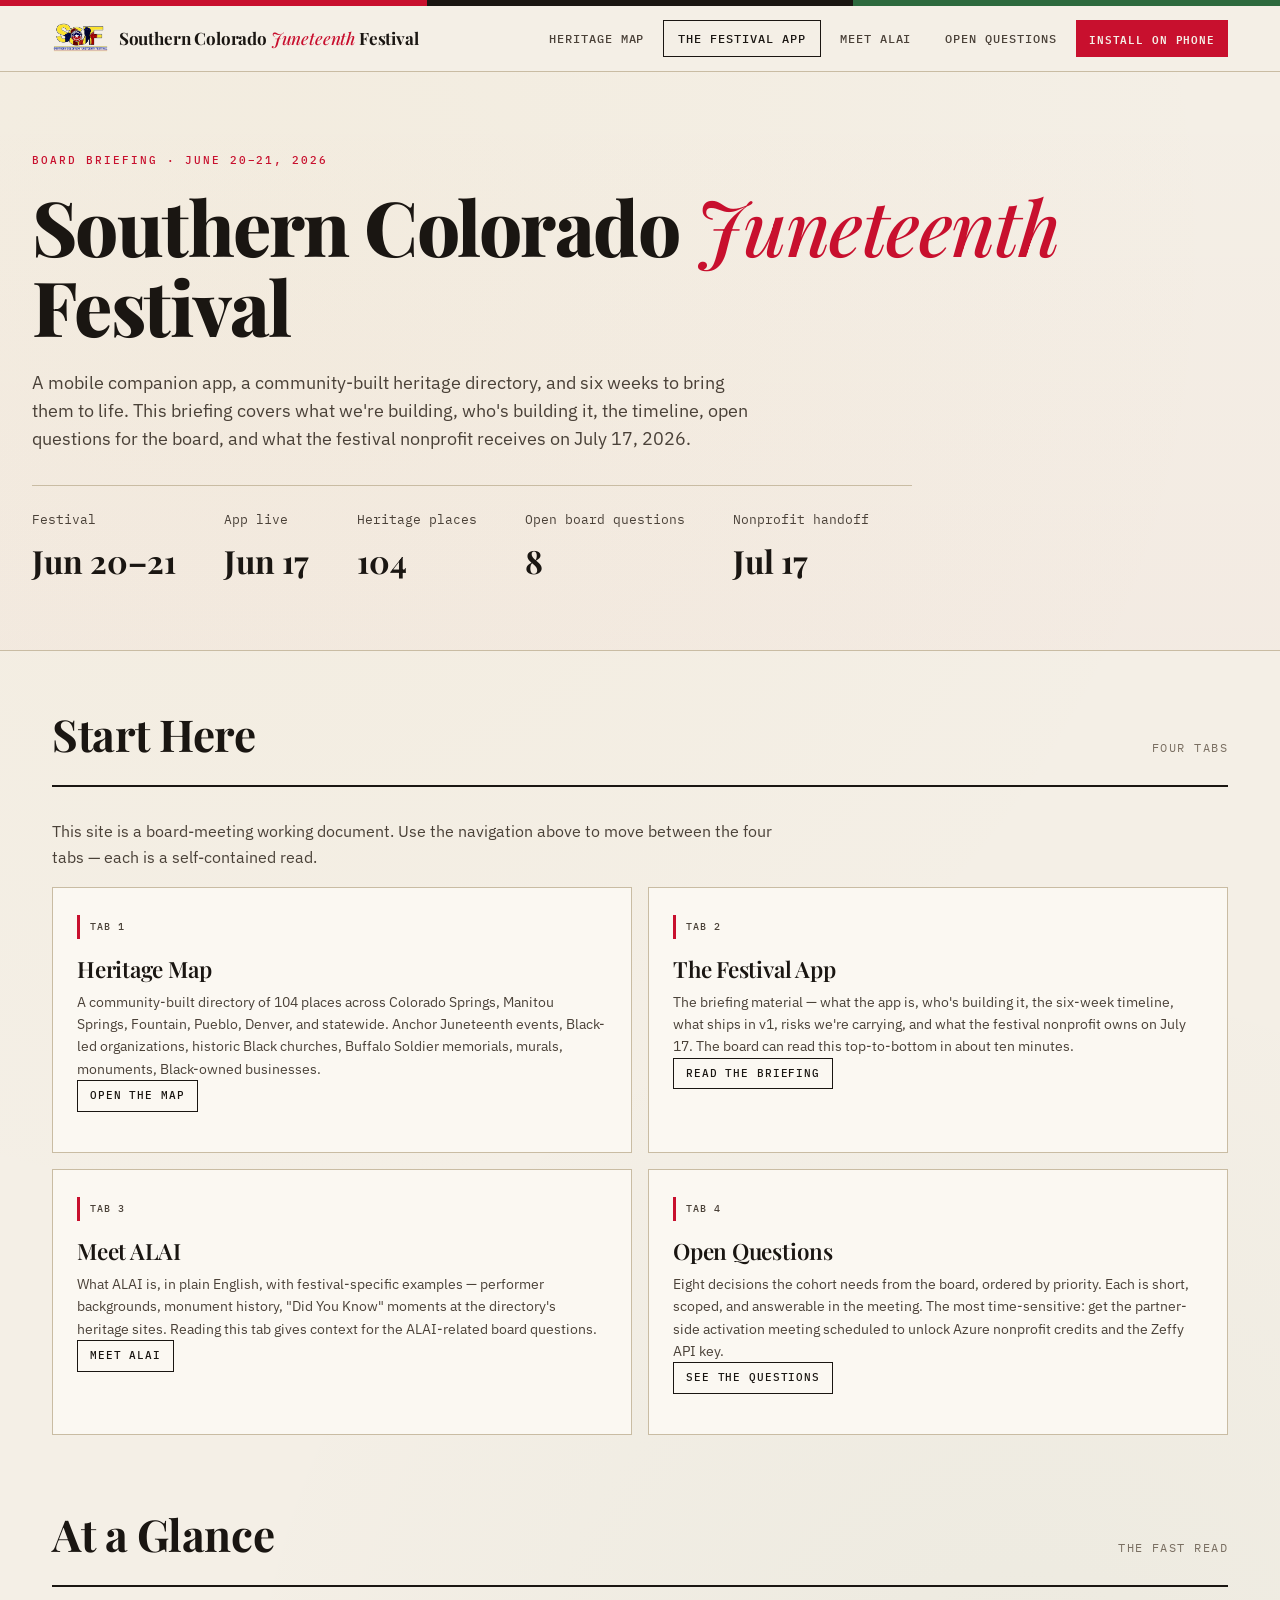
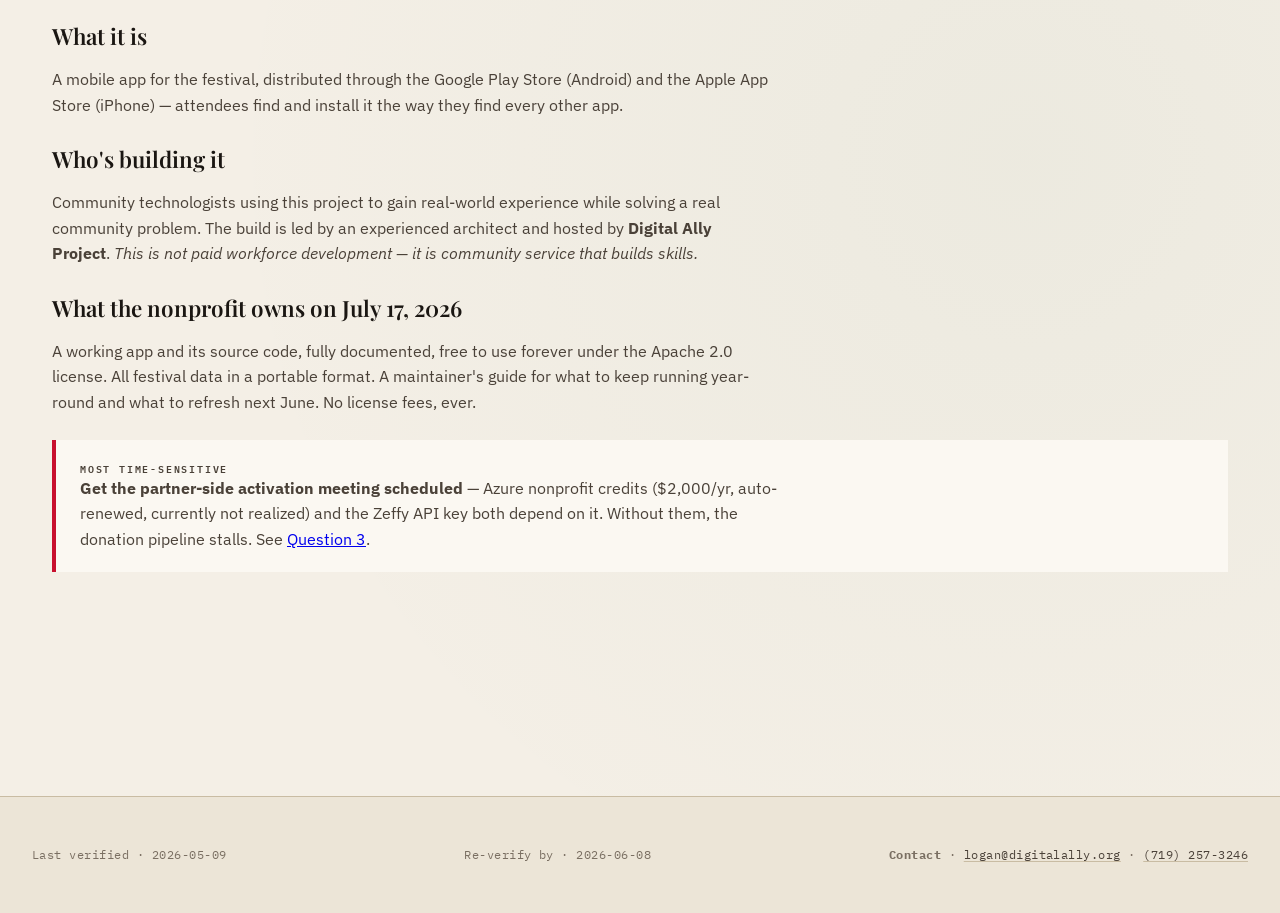
<file: index.html>
<!DOCTYPE html>
<html lang="en">
<head>
<meta charset="UTF-8" />
<meta name="viewport" content="width=device-width, initial-scale=1.0" />
<meta name="description" content="Board briefing for the Southern Colorado Juneteenth Festival mobile companion app — what it is, who's building it, timeline, the 104-place heritage directory, and what the festival nonprofit receives on July 17, 2026." />
<meta name="theme-color" content="#C8102E" />
<title>Southern Colorado Juneteenth Festival — Briefing</title>
<link rel="manifest" href="manifest.webmanifest" />
<link rel="icon" href="icons/icon-192.png" />
<link rel="apple-touch-icon" href="icons/icon-192.png" />
<link rel="preconnect" href="https://fonts.googleapis.com">
<link rel="preconnect" href="https://fonts.gstatic.com" crossorigin>
<link href="https://fonts.googleapis.com/css2?family=Playfair+Display:ital,wght@0,400;0,500;0,700;0,800;1,400&family=IBM+Plex+Sans:wght@300;400;500;600&family=IBM+Plex+Mono:wght@400;500&display=swap" rel="stylesheet">
<link rel="stylesheet" href="styles.css" />
</head>
<body>

<header class="site-header">
  <div class="site-header-inner">
    <a class="site-brand" href="index.html"><img src="assets/festival-logo.png" alt="" class="site-brand-mark" /><span class="site-brand-text">Southern Colorado <em>Juneteenth</em> Festival</span></a>
    <nav class="site-nav" aria-label="Primary">
      <a href="heritage-map.html">Heritage Map</a>
      <a href="festival-app.html" class="active">The Festival App</a>
      <a href="meet-alai.html">Meet ALAI</a>
      <a href="open-questions.html">Open Questions</a>
          <button class="install-trigger" id="install-trigger" type="button" hidden>Install on phone</button>
    </nav>
  </div>
</header>

<section class="hero">
  <div class="hero-inner">
    <p class="eyebrow">Board Briefing · June 20–21, 2026</p>
    <h1>Southern Colorado <em>Juneteenth</em> Festival</h1>
    <p class="hero-lede">
      A mobile companion app, a community-built heritage directory, and six weeks to bring them to life. This briefing covers what we're building, who's building it, the timeline, open questions for the board, and what the festival nonprofit receives on July&nbsp;17,&nbsp;2026.
    </p>
    <div class="hero-meta">
      <div class="meta-item">Festival<strong>Jun 20–21</strong></div>
      <div class="meta-item">App live<strong>Jun 17</strong></div>
      <div class="meta-item">Heritage places<strong>104</strong></div>
      <div class="meta-item">Open board questions<strong>8</strong></div>
      <div class="meta-item">Nonprofit handoff<strong>Jul 17</strong></div>
    </div>
  </div>
</section>

<main>

<section class="section" id="start-here">
  <div class="section-heading">
    <h2 class="section-title">Start Here</h2>
    <span class="section-meta">Four tabs</span>
  </div>
  <p>
    This site is a board-meeting working document. Use the navigation above to move between the four tabs — each is a self-contained read.
  </p>
  <div class="card-grid cols-2">

    <article class="card card-static">
      <p class="category-badge">Tab 1</p>
      <h3 class="card-title">Heritage Map</h3>
      <p class="card-body-text">
        A community-built directory of 104 places across Colorado Springs, Manitou Springs, Fountain, Pueblo, Denver, and statewide. Anchor Juneteenth events, Black-led organizations, historic Black churches, Buffalo Soldier memorials, murals, monuments, Black-owned businesses.
      </p>
      <p><a class="cross-link" href="heritage-map.html">Open the map</a></p>
    </article>

    <article class="card card-static">
      <p class="category-badge">Tab 2</p>
      <h3 class="card-title">The Festival App</h3>
      <p class="card-body-text">
        The briefing material — what the app is, who's building it, the six-week timeline, what ships in v1, risks we're carrying, and what the festival nonprofit owns on July 17. The board can read this top-to-bottom in about ten minutes.
      </p>
      <p><a class="cross-link" href="festival-app.html">Read the briefing</a></p>
    </article>

    <article class="card card-static">
      <p class="category-badge">Tab 3</p>
      <h3 class="card-title">Meet ALAI</h3>
      <p class="card-body-text">
        What ALAI is, in plain English, with festival-specific examples — performer backgrounds, monument history, "Did You Know" moments at the directory's heritage sites. Reading this tab gives context for the ALAI-related board questions.
      </p>
      <p><a class="cross-link" href="meet-alai.html">Meet ALAI</a></p>
    </article>

    <article class="card card-static">
      <p class="category-badge">Tab 4</p>
      <h3 class="card-title">Open Questions</h3>
      <p class="card-body-text">
        Eight decisions the cohort needs from the board, ordered by priority. Each is short, scoped, and answerable in the meeting. The most time-sensitive: get the partner-side activation meeting scheduled to unlock Azure nonprofit credits and the Zeffy API key.
      </p>
      <p><a class="cross-link" href="open-questions.html">See the questions</a></p>
    </article>

  </div>
</section>

<section class="section" id="at-a-glance">
  <div class="section-heading">
    <h2 class="section-title">At a Glance</h2>
    <span class="section-meta">The fast read</span>
  </div>

  <h3>What it is</h3>
  <p>
    A mobile app for the festival, distributed through the Google Play Store (Android) and the Apple App Store (iPhone) — attendees find and install it the way they find every other app.
  </p>

  <h3>Who's building it</h3>
  <p>
    Community technologists using this project to gain real-world experience while solving a real community problem. The build is led by an experienced architect and hosted by <strong>Digital Ally Project</strong>. <em>This is not paid workforce development — it is community service that builds skills.</em>
  </p>

  <h3>What the nonprofit owns on July 17, 2026</h3>
  <p>
    A working app and its source code, fully documented, free to use forever under the Apache 2.0 license. All festival data in a portable format. A maintainer's guide for what to keep running year-round and what to refresh next June. No license fees, ever.
  </p>

  <div class="callout">
    <p class="callout-label">Most time-sensitive</p>
    <p>
      <strong>Get the partner-side activation meeting scheduled</strong> — Azure nonprofit credits ($2,000/yr, auto-renewed, currently not realized) and the Zeffy API key both depend on it. Without them, the donation pipeline stalls. See <a href="open-questions.html#q3">Question 3</a>.
    </p>
  </div>
</section>

</main>

<footer class="site-footer">
  <div class="site-footer-inner">
    <div>Last verified · 2026-05-09</div>
    <div>Re-verify by · 2026-06-08</div>
    <div><strong>Contact</strong> · <a href="mailto:logan@digitalally.org">logan@digitalally.org</a> · <a href="tel:+17192573246">(719) 257-3246</a></div>
  </div>
</footer>

<script>
  if ('serviceWorker' in navigator) {
    window.addEventListener('load', () => {
      navigator.serviceWorker.register('sw.js').catch(() => {});
    });
  }
</script>
<dialog class="install-dialog" id="install-dialog">
  <div class="install-dialog-inner">
    <div class="install-dialog-header">
      <div>
        <p class="eyebrow">Install on your device</p>
        <h2>Add this to your home screen</h2>
      </div>
      <button class="install-dialog-close" id="install-dialog-close" type="button" aria-label="Close">&times;</button>
    </div>
    <p class="install-dialog-lede">This site can run like an app on your phone &mdash; full-screen, offline-capable, no app store required.</p>
    <button class="install-native-btn" id="install-native-btn" type="button" hidden>Install now</button>
    <details class="install-platform" id="install-ios">
      <summary>iPhone or iPad (Safari)</summary>
      <ol>
        <li>Tap the <strong>Share</strong> button (square with an up-arrow) at the bottom of Safari.</li>
        <li>Scroll down and tap <strong>Add to Home Screen</strong>.</li>
        <li>Tap <strong>Add</strong> in the top-right.</li>
      </ol>
    </details>
    <details class="install-platform" id="install-android">
      <summary>Android &mdash; use Chrome (not Edge)</summary>
      <ol>
        <li>Open this page in <strong>Chrome</strong> on Android.</li>
        <li>Tap the <strong>three-dot menu</strong> in the top-right.</li>
        <li>Tap <strong>Install app</strong> (or <em>Add to Home Screen</em>).</li>
        <li>Tap <strong>Install</strong> to confirm.</li>
      </ol>
      <p class="install-platform-warn"><strong>Important:</strong> on Android, install with Chrome &mdash; not Edge. Chrome creates a standalone app that uninstalls cleanly. Edge installs a shortcut bound to the Edge browser, so removing the icon can prompt to uninstall Edge itself.</p>
    </details>
    <details class="install-platform" id="install-desktop">
      <summary>Desktop (Chrome or Edge)</summary>
      <ol>
        <li>Look for the <strong>install icon</strong> in the address bar (a small monitor with a down-arrow).</li>
        <li>Click it, then click <strong>Install</strong>.</li>
      </ol>
    </details>
    <p class="install-uninstall-note"><strong>Heads up before you uninstall</strong>To remove this app later: on <strong>Windows desktop</strong>, open <code>edge://apps/</code> (Edge) or <code>chrome://apps/</code> (Chrome) and uninstall from there &mdash; not from Windows Apps &amp; Features, which can accidentally remove the browser. On <strong>Android</strong>, long-press the icon and tap <em>Uninstall</em> &mdash; but only if you installed via Chrome. Edge on Android stores PWAs as browser-bound shortcuts, so uninstalling can remove Edge itself. On <strong>iPhone / iPad</strong>, long-press the icon, tap <em>Remove App</em>, then <em>Delete from Home Screen</em> &mdash; safe by design.</p>
  </div>
</dialog>

<script src="install-prompt.js" defer></script>

</body>
</html>
</file>
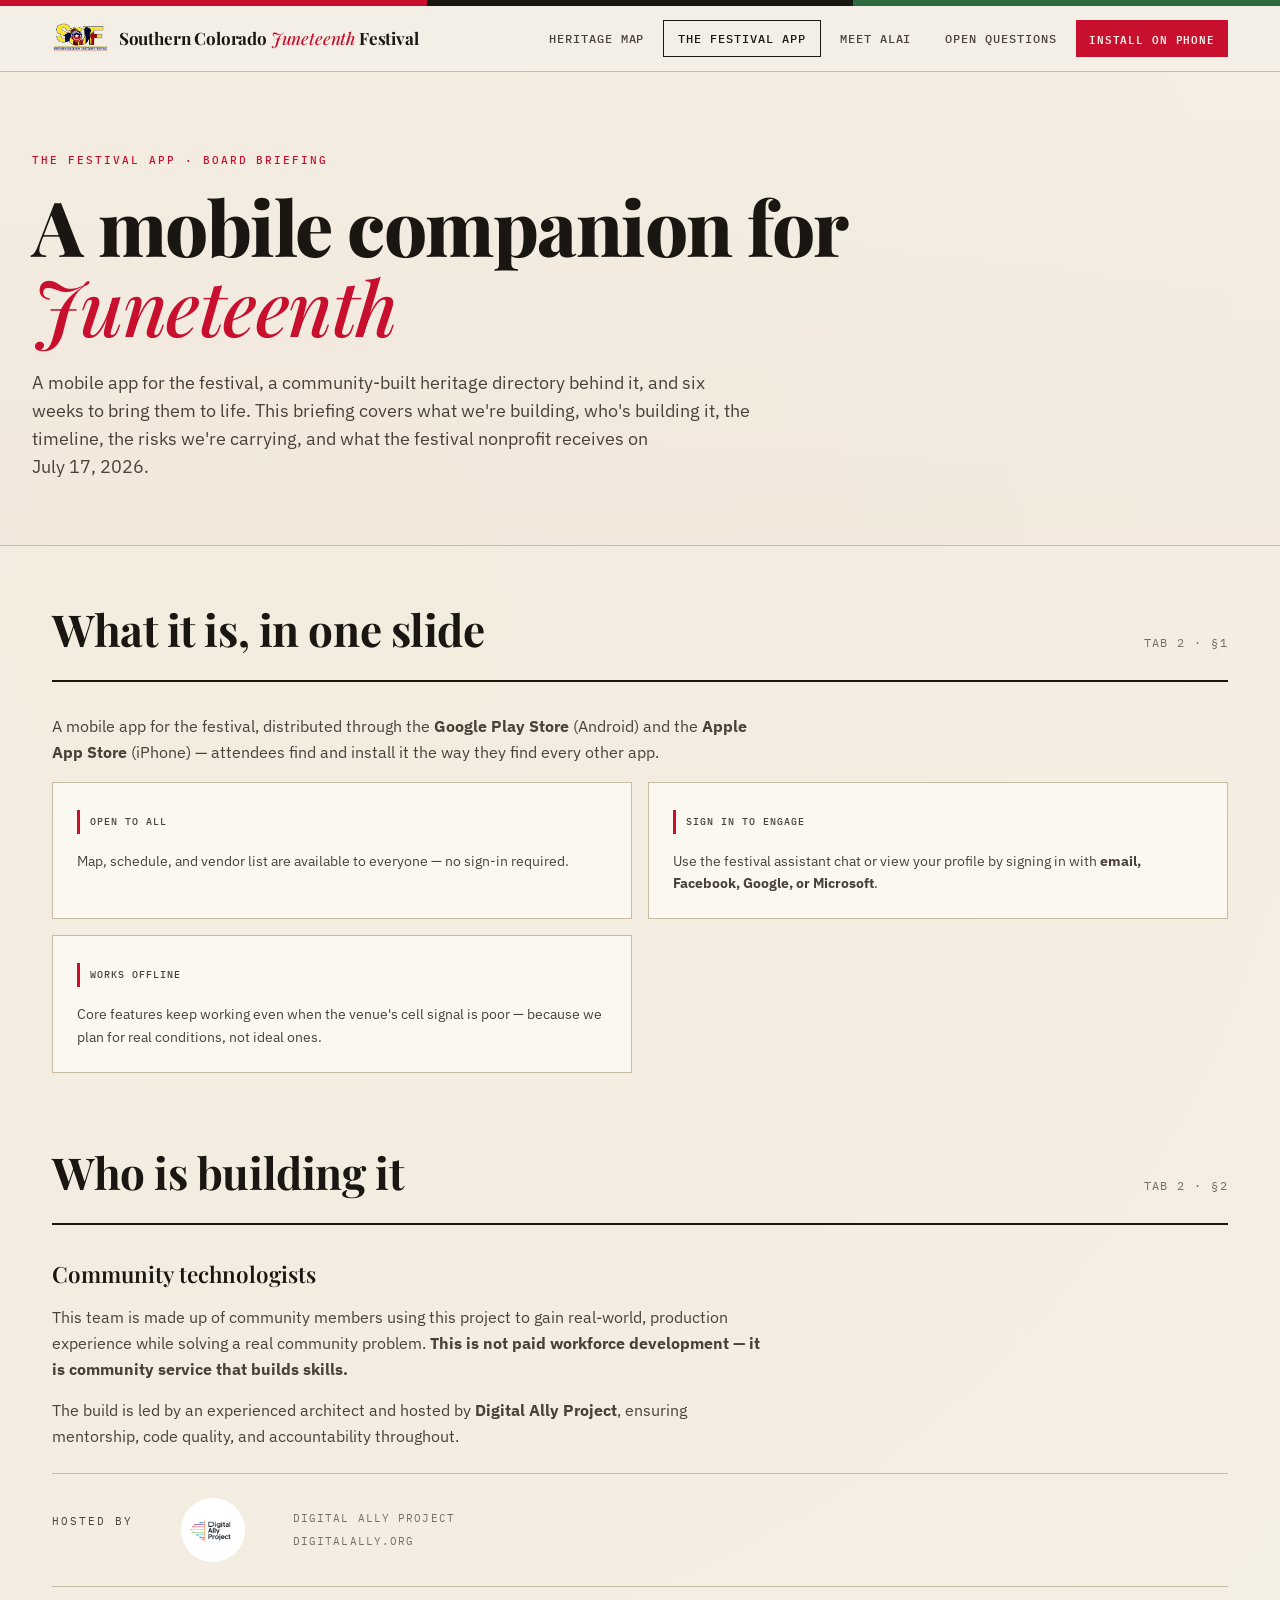
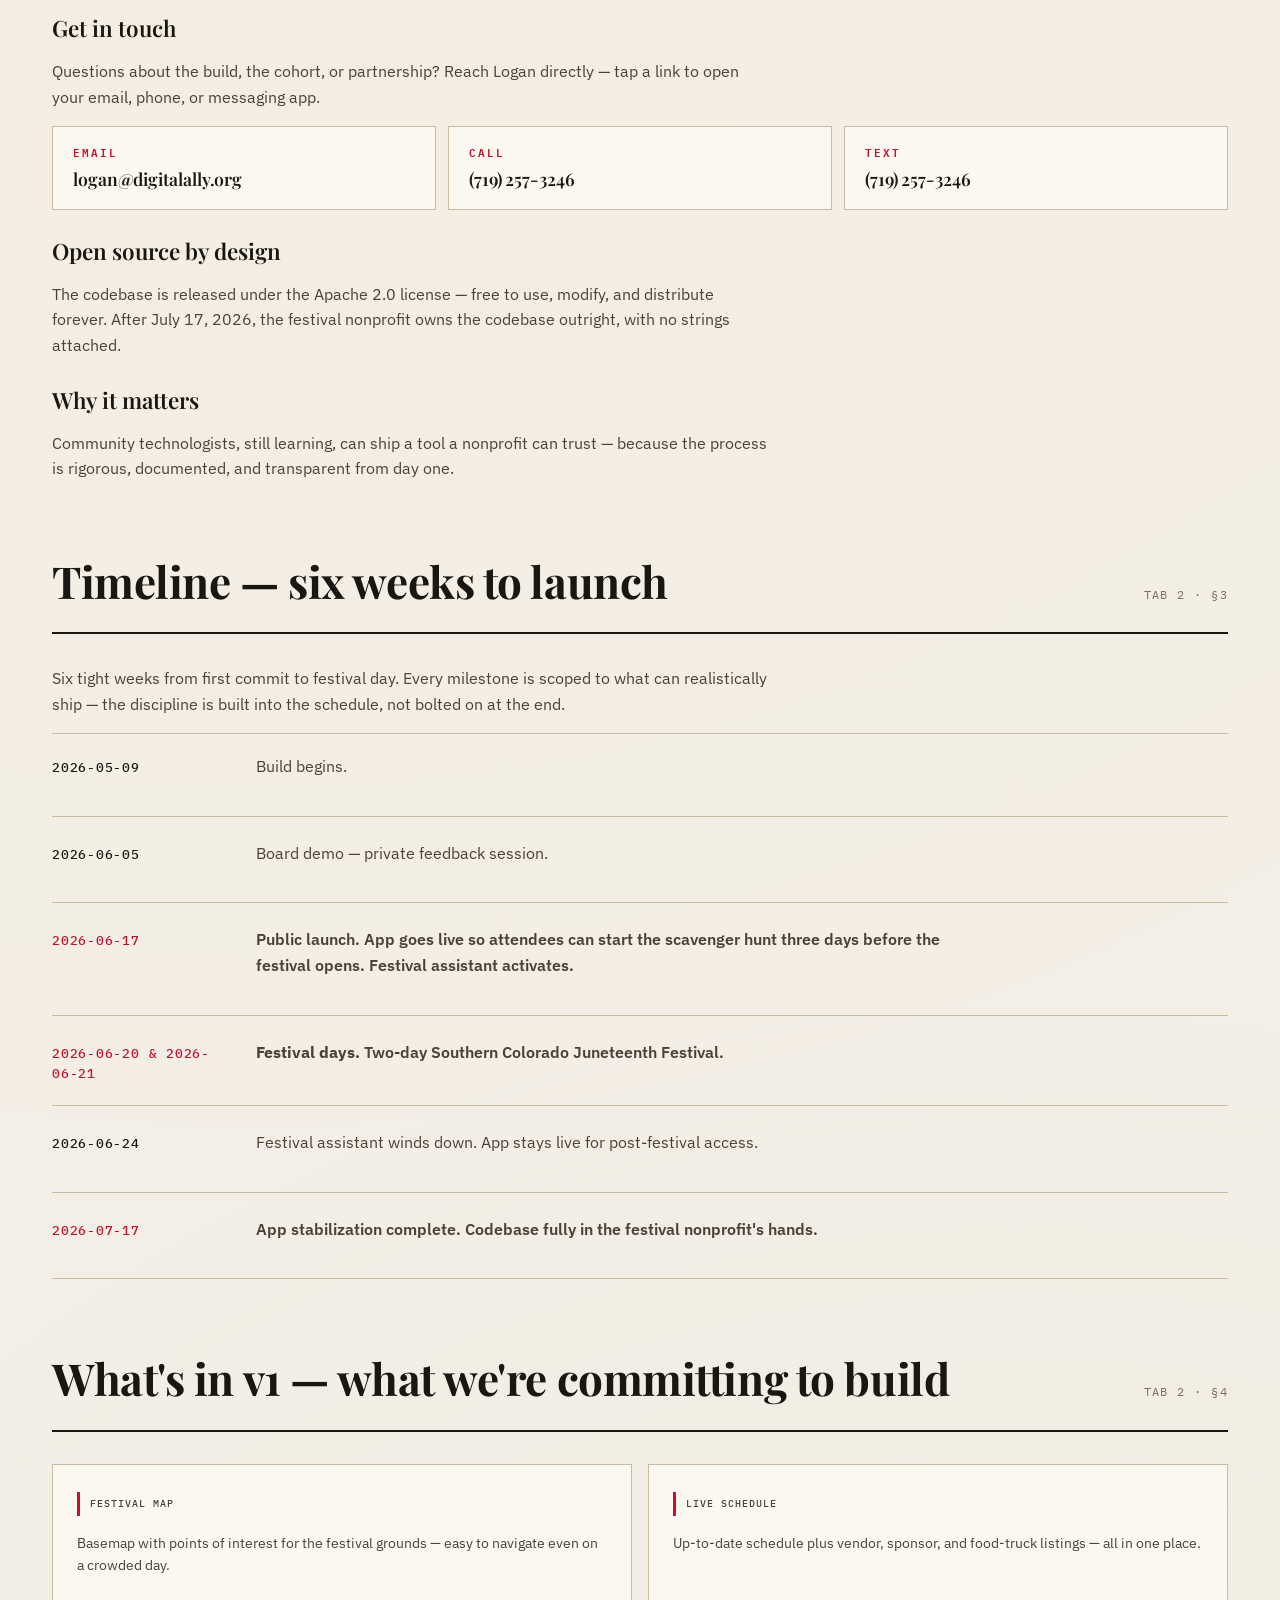
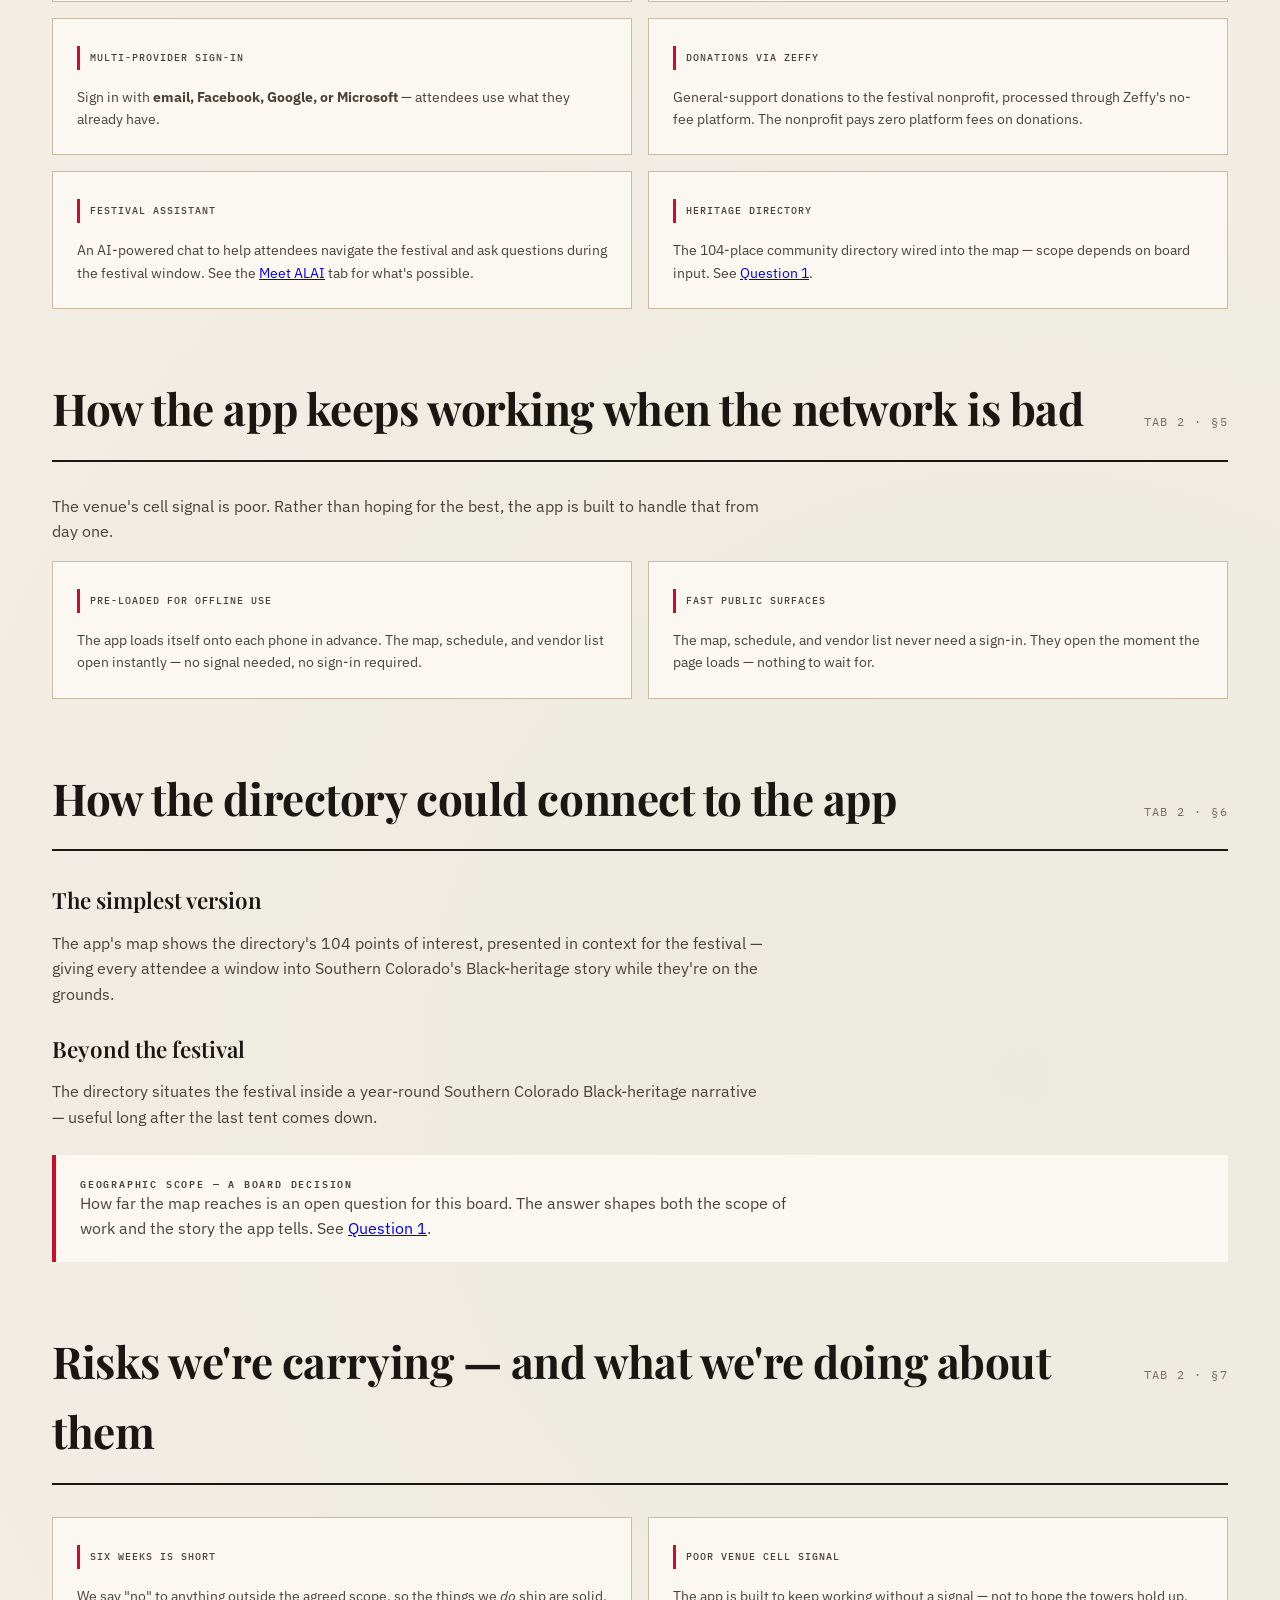
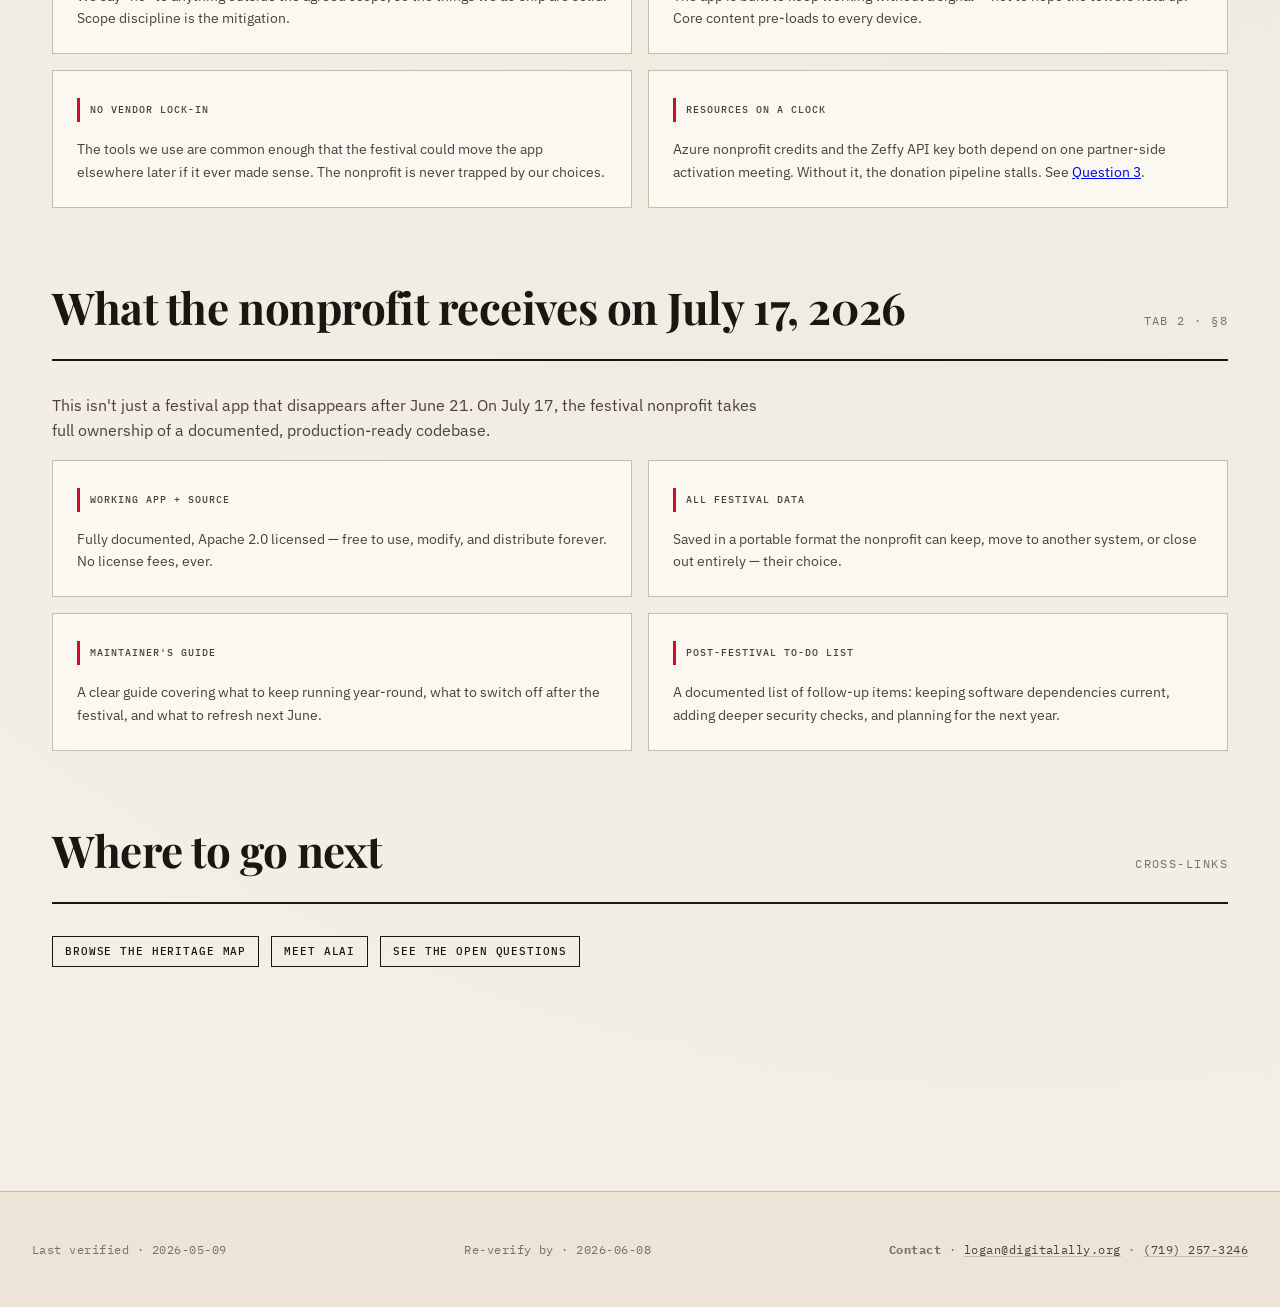
<file: festival-app.html>
<!DOCTYPE html>
<html lang="en">
<head>
<meta charset="UTF-8" />
<meta name="viewport" content="width=device-width, initial-scale=1.0" />
<meta name="description" content="Board briefing for the Southern Colorado Juneteenth Festival mobile companion app — what it is, who's building it, timeline (June 20–21, 2026), what ships in v1, risks, and what the festival nonprofit receives on July 17, 2026." />
<meta name="theme-color" content="#C8102E" />
<title>The Festival App — Southern Colorado Juneteenth Festival</title>
<link rel="manifest" href="manifest.webmanifest" />
<link rel="icon" href="icons/icon-192.png" />
<link rel="apple-touch-icon" href="icons/icon-192.png" />
<link rel="preconnect" href="https://fonts.googleapis.com">
<link rel="preconnect" href="https://fonts.gstatic.com" crossorigin>
<link href="https://fonts.googleapis.com/css2?family=Playfair+Display:ital,wght@0,400;0,500;0,700;0,800;1,400&family=IBM+Plex+Sans:wght@300;400;500;600&family=IBM+Plex+Mono:wght@400;500&display=swap" rel="stylesheet">
<link rel="stylesheet" href="styles.css" />
</head>
<body>

<header class="site-header">
  <div class="site-header-inner">
    <a class="site-brand" href="index.html"><img src="assets/festival-logo.png" alt="" class="site-brand-mark" /><span class="site-brand-text">Southern Colorado <em>Juneteenth</em> Festival</span></a>
    <nav class="site-nav" aria-label="Primary">
      <a href="heritage-map.html">Heritage Map</a>
      <a href="festival-app.html" class="active">The Festival App</a>
      <a href="meet-alai.html">Meet ALAI</a>
      <a href="open-questions.html">Open Questions</a>
          <button class="install-trigger" id="install-trigger" type="button" hidden>Install on phone</button>
    </nav>
  </div>
</header>

<section class="hero">
  <div class="hero-inner">
    <p class="eyebrow">The Festival App · Board Briefing</p>
    <h1>A mobile companion for <em>Juneteenth</em></h1>
    <p class="hero-lede">
      A mobile app for the festival, a community-built heritage directory behind it, and six weeks to bring them to life. This briefing covers what we're building, who's building it, the timeline, the risks we're carrying, and what the festival nonprofit receives on July&nbsp;17,&nbsp;2026.
    </p>
  </div>
</section>

<main>

<section class="section" id="what-it-is">
  <div class="section-heading">
    <h2 class="section-title">What it is, in one slide</h2>
    <span class="section-meta">Tab 2 · §1</span>
  </div>
  <p>
    A mobile app for the festival, distributed through the <strong>Google Play Store</strong> (Android) and the <strong>Apple App Store</strong> (iPhone) &mdash; attendees find and install it the way they find every other app.
  </p>
  <div class="card-grid cols-2">
    <article class="card card-static">
      <p class="category-badge">Open to All</p>
      <p class="card-body-text">Map, schedule, and vendor list are available to everyone &mdash; no sign-in required.</p>
    </article>
    <article class="card card-static">
      <p class="category-badge">Sign In to Engage</p>
      <p class="card-body-text">Use the festival assistant chat or view your profile by signing in with <strong>email, Facebook, Google, or Microsoft</strong>.</p>
    </article>
    <article class="card card-static">
      <p class="category-badge">Works Offline</p>
      <p class="card-body-text">Core features keep working even when the venue's cell signal is poor &mdash; because we plan for real conditions, not ideal ones.</p>
    </article>
  </div>
</section>

<section class="section" id="who-is-building-it">
  <div class="section-heading">
    <h2 class="section-title">Who is building it</h2>
    <span class="section-meta">Tab 2 · §2</span>
  </div>
  <h3>Community technologists</h3>
  <p>
    This team is made up of community members using this project to gain real-world, production experience while solving a real community problem. <strong>This is not paid workforce development &mdash; it is community service that builds skills.</strong>
  </p>
  <p>
    The build is led by an experienced architect and hosted by <strong>Digital Ally Project</strong>, ensuring mentorship, code quality, and accountability throughout.
  </p>
  <div class="logo-strip">
    <p class="logo-strip-label">Hosted by</p>
    <img src="assets/dap-logo.png" alt="Digital Ally Project logo" />
    <div class="stack">
      <span>Digital Ally Project</span>
      <span>digitalally.org</span>
    </div>
  </div>

  <h3>Get in touch</h3>
  <p>Questions about the build, the cohort, or partnership? Reach Logan directly &mdash; tap a link to open your email, phone, or messaging app.</p>
  <div class="contact-actions">
    <a class="contact-action" href="mailto:logan@digitalally.org">
      <span class="contact-action-label">Email</span>
      <span class="contact-action-value">logan@digitalally.org</span>
    </a>
    <a class="contact-action" href="tel:+17192573246">
      <span class="contact-action-label">Call</span>
      <span class="contact-action-value">(719) 257-3246</span>
    </a>
    <a class="contact-action" href="sms:+17192573246">
      <span class="contact-action-label">Text</span>
      <span class="contact-action-value">(719) 257-3246</span>
    </a>
  </div>
  <h3>Open source by design</h3>
  <p>
    The codebase is released under the Apache 2.0 license &mdash; free to use, modify, and distribute forever. After July&nbsp;17,&nbsp;2026, the festival nonprofit owns the codebase outright, with no strings attached.
  </p>
  <h3>Why it matters</h3>
  <p>
    Community technologists, still learning, can ship a tool a nonprofit can trust &mdash; because the process is rigorous, documented, and transparent from day one.
  </p>
</section>

<section class="section" id="timeline">
  <div class="section-heading">
    <h2 class="section-title">Timeline &mdash; six weeks to launch</h2>
    <span class="section-meta">Tab 2 · §3</span>
  </div>
  <p>
    Six tight weeks from first commit to festival day. Every milestone is scoped to what can realistically ship &mdash; the discipline is built into the schedule, not bolted on at the end.
  </p>
  <div class="timeline">
    <div class="timeline-row">
      <span class="timeline-date">2026-05-09</span>
      <p class="timeline-event">Build begins.</p>
    </div>
    <div class="timeline-row">
      <span class="timeline-date">2026-06-05</span>
      <p class="timeline-event">Board demo &mdash; private feedback session.</p>
    </div>
    <div class="timeline-row highlight">
      <span class="timeline-date">2026-06-17</span>
      <p class="timeline-event">Public launch. App goes live so attendees can start the scavenger hunt three days before the festival opens. Festival assistant activates.</p>
    </div>
    <div class="timeline-row highlight">
      <span class="timeline-date">2026-06-20 &amp; 2026-06-21</span>
      <p class="timeline-event"><strong>Festival days.</strong> Two-day Southern Colorado Juneteenth Festival.</p>
    </div>
    <div class="timeline-row">
      <span class="timeline-date">2026-06-24</span>
      <p class="timeline-event">Festival assistant winds down. App stays live for post-festival access.</p>
    </div>
    <div class="timeline-row highlight">
      <span class="timeline-date">2026-07-17</span>
      <p class="timeline-event">App stabilization complete. Codebase fully in the festival nonprofit's hands.</p>
    </div>
  </div>
</section>

<section class="section" id="whats-in-v1">
  <div class="section-heading">
    <h2 class="section-title">What's in v1 &mdash; what we're committing to build</h2>
    <span class="section-meta">Tab 2 · §4</span>
  </div>
  <div class="card-grid cols-2">
    <article class="card card-static">
      <p class="category-badge">Festival Map</p>
      <p class="card-body-text">Basemap with points of interest for the festival grounds &mdash; easy to navigate even on a crowded day.</p>
    </article>
    <article class="card card-static">
      <p class="category-badge">Live Schedule</p>
      <p class="card-body-text">Up-to-date schedule plus vendor, sponsor, and food-truck listings &mdash; all in one place.</p>
    </article>
    <article class="card card-static">
      <p class="category-badge">Multi-Provider Sign-In</p>
      <p class="card-body-text">Sign in with <strong>email, Facebook, Google, or Microsoft</strong> &mdash; attendees use what they already have.</p>
    </article>
    <article class="card card-static">
      <p class="category-badge">Donations via Zeffy</p>
      <p class="card-body-text">General-support donations to the festival nonprofit, processed through Zeffy's no-fee platform. The nonprofit pays zero platform fees on donations.</p>
    </article>
    <article class="card card-static">
      <p class="category-badge">Festival Assistant</p>
      <p class="card-body-text">An AI-powered chat to help attendees navigate the festival and ask questions during the festival window. See the <a href="meet-alai.html">Meet ALAI</a> tab for what's possible.</p>
    </article>
    <article class="card card-static">
      <p class="category-badge">Heritage Directory</p>
      <p class="card-body-text">The 104-place community directory wired into the map &mdash; scope depends on board input. See <a href="open-questions.html#q1">Question 1</a>.</p>
    </article>
  </div>
</section>

<section class="section" id="how-it-works-at-the-venue">
  <div class="section-heading">
    <h2 class="section-title">How the app keeps working when the network is bad</h2>
    <span class="section-meta">Tab 2 · §5</span>
  </div>
  <p>
    The venue's cell signal is poor. Rather than hoping for the best, the app is built to handle that from day one.
  </p>
  <div class="card-grid cols-2">
    <article class="card card-static">
      <p class="category-badge">Pre-loaded for offline use</p>
      <p class="card-body-text">The app loads itself onto each phone in advance. The map, schedule, and vendor list open instantly &mdash; no signal needed, no sign-in required.</p>
    </article>
    <article class="card card-static">
      <p class="category-badge">Fast public surfaces</p>
      <p class="card-body-text">The map, schedule, and vendor list never need a sign-in. They open the moment the page loads &mdash; nothing to wait for.</p>
    </article>
  </div>
</section>

<section class="section" id="directory-connection">
  <div class="section-heading">
    <h2 class="section-title">How the directory could connect to the app</h2>
    <span class="section-meta">Tab 2 · §6</span>
  </div>
  <h3>The simplest version</h3>
  <p>
    The app's map shows the directory's 104 points of interest, presented in context for the festival &mdash; giving every attendee a window into Southern Colorado's Black-heritage story while they're on the grounds.
  </p>
  <h3>Beyond the festival</h3>
  <p>
    The directory situates the festival inside a year-round Southern Colorado Black-heritage narrative &mdash; useful long after the last tent comes down.
  </p>
  <div class="callout">
    <p class="callout-label">Geographic scope &mdash; a board decision</p>
    <p>
      How far the map reaches is an open question for this board. The answer shapes both the scope of work and the story the app tells. See <a href="open-questions.html#q1">Question 1</a>.
    </p>
  </div>
</section>

<section class="section" id="risks">
  <div class="section-heading">
    <h2 class="section-title">Risks we're carrying &mdash; and what we're doing about them</h2>
    <span class="section-meta">Tab 2 · §7</span>
  </div>
  <div class="card-grid cols-2">
    <article class="card card-static">
      <p class="category-badge">Six weeks is short</p>
      <p class="card-body-text">We say "no" to anything outside the agreed scope, so the things we <em>do</em> ship are solid. Scope discipline is the mitigation.</p>
    </article>
    <article class="card card-static">
      <p class="category-badge">Poor venue cell signal</p>
      <p class="card-body-text">The app is built to keep working without a signal &mdash; not to hope the towers hold up. Core content pre-loads to every device.</p>
    </article>
    <article class="card card-static">
      <p class="category-badge">No vendor lock-in</p>
      <p class="card-body-text">The tools we use are common enough that the festival could move the app elsewhere later if it ever made sense. The nonprofit is never trapped by our choices.</p>
    </article>
    <article class="card card-static">
      <p class="category-badge">Resources on a clock</p>
      <p class="card-body-text">Azure nonprofit credits and the Zeffy API key both depend on one partner-side activation meeting. Without it, the donation pipeline stalls. See <a href="open-questions.html#q3">Question 3</a>.</p>
    </article>
  </div>
</section>

<section class="section" id="handoff">
  <div class="section-heading">
    <h2 class="section-title">What the nonprofit receives on July 17, 2026</h2>
    <span class="section-meta">Tab 2 · §8</span>
  </div>
  <p>
    This isn't just a festival app that disappears after June 21. On July 17, the festival nonprofit takes full ownership of a documented, production-ready codebase.
  </p>
  <div class="card-grid cols-2">
    <article class="card card-static">
      <p class="category-badge">Working app + source</p>
      <p class="card-body-text">Fully documented, Apache 2.0 licensed &mdash; free to use, modify, and distribute forever. No license fees, ever.</p>
    </article>
    <article class="card card-static">
      <p class="category-badge">All festival data</p>
      <p class="card-body-text">Saved in a portable format the nonprofit can keep, move to another system, or close out entirely &mdash; their choice.</p>
    </article>
    <article class="card card-static">
      <p class="category-badge">Maintainer's guide</p>
      <p class="card-body-text">A clear guide covering what to keep running year-round, what to switch off after the festival, and what to refresh next June.</p>
    </article>
    <article class="card card-static">
      <p class="category-badge">Post-festival to-do list</p>
      <p class="card-body-text">A documented list of follow-up items: keeping software dependencies current, adding deeper security checks, and planning for the next year.</p>
    </article>
  </div>
</section>

<section class="section" id="next">
  <div class="section-heading">
    <h2 class="section-title">Where to go next</h2>
    <span class="section-meta">Cross-links</span>
  </div>
  <p>
    <a class="cross-link" href="heritage-map.html">Browse the Heritage Map</a>
    &nbsp;
    <a class="cross-link" href="meet-alai.html">Meet ALAI</a>
    &nbsp;
    <a class="cross-link" href="open-questions.html">See the open questions</a>
  </p>
</section>

</main>

<footer class="site-footer">
  <div class="site-footer-inner">
    <div>Last verified · 2026-05-09</div>
    <div>Re-verify by · 2026-06-08</div>
    <div><strong>Contact</strong> · <a href="mailto:logan@digitalally.org">logan@digitalally.org</a> · <a href="tel:+17192573246">(719) 257-3246</a></div>
  </div>
</footer>

<script>
  if ('serviceWorker' in navigator) {
    window.addEventListener('load', () => navigator.serviceWorker.register('sw.js').catch(() => {}));
  }
</script>
<dialog class="install-dialog" id="install-dialog">
  <div class="install-dialog-inner">
    <div class="install-dialog-header">
      <div>
        <p class="eyebrow">Install on your device</p>
        <h2>Add this to your home screen</h2>
      </div>
      <button class="install-dialog-close" id="install-dialog-close" type="button" aria-label="Close">&times;</button>
    </div>
    <p class="install-dialog-lede">This site can run like an app on your phone &mdash; full-screen, offline-capable, no app store required.</p>
    <button class="install-native-btn" id="install-native-btn" type="button" hidden>Install now</button>
    <details class="install-platform" id="install-ios">
      <summary>iPhone or iPad (Safari)</summary>
      <ol>
        <li>Tap the <strong>Share</strong> button (square with an up-arrow) at the bottom of Safari.</li>
        <li>Scroll down and tap <strong>Add to Home Screen</strong>.</li>
        <li>Tap <strong>Add</strong> in the top-right.</li>
      </ol>
    </details>
    <details class="install-platform" id="install-android">
      <summary>Android &mdash; use Chrome (not Edge)</summary>
      <ol>
        <li>Open this page in <strong>Chrome</strong> on Android.</li>
        <li>Tap the <strong>three-dot menu</strong> in the top-right.</li>
        <li>Tap <strong>Install app</strong> (or <em>Add to Home Screen</em>).</li>
        <li>Tap <strong>Install</strong> to confirm.</li>
      </ol>
      <p class="install-platform-warn"><strong>Important:</strong> on Android, install with Chrome &mdash; not Edge. Chrome creates a standalone app that uninstalls cleanly. Edge installs a shortcut bound to the Edge browser, so removing the icon can prompt to uninstall Edge itself.</p>
    </details>
    <details class="install-platform" id="install-desktop">
      <summary>Desktop (Chrome or Edge)</summary>
      <ol>
        <li>Look for the <strong>install icon</strong> in the address bar (a small monitor with a down-arrow).</li>
        <li>Click it, then click <strong>Install</strong>.</li>
      </ol>
    </details>
    <p class="install-uninstall-note"><strong>Heads up before you uninstall</strong>To remove this app later: on <strong>Windows desktop</strong>, open <code>edge://apps/</code> (Edge) or <code>chrome://apps/</code> (Chrome) and uninstall from there &mdash; not from Windows Apps &amp; Features, which can accidentally remove the browser. On <strong>Android</strong>, long-press the icon and tap <em>Uninstall</em> &mdash; but only if you installed via Chrome. Edge on Android stores PWAs as browser-bound shortcuts, so uninstalling can remove Edge itself. On <strong>iPhone / iPad</strong>, long-press the icon, tap <em>Remove App</em>, then <em>Delete from Home Screen</em> &mdash; safe by design.</p>
  </div>
</dialog>

<script src="install-prompt.js" defer></script>

</body>
</html>
</file>
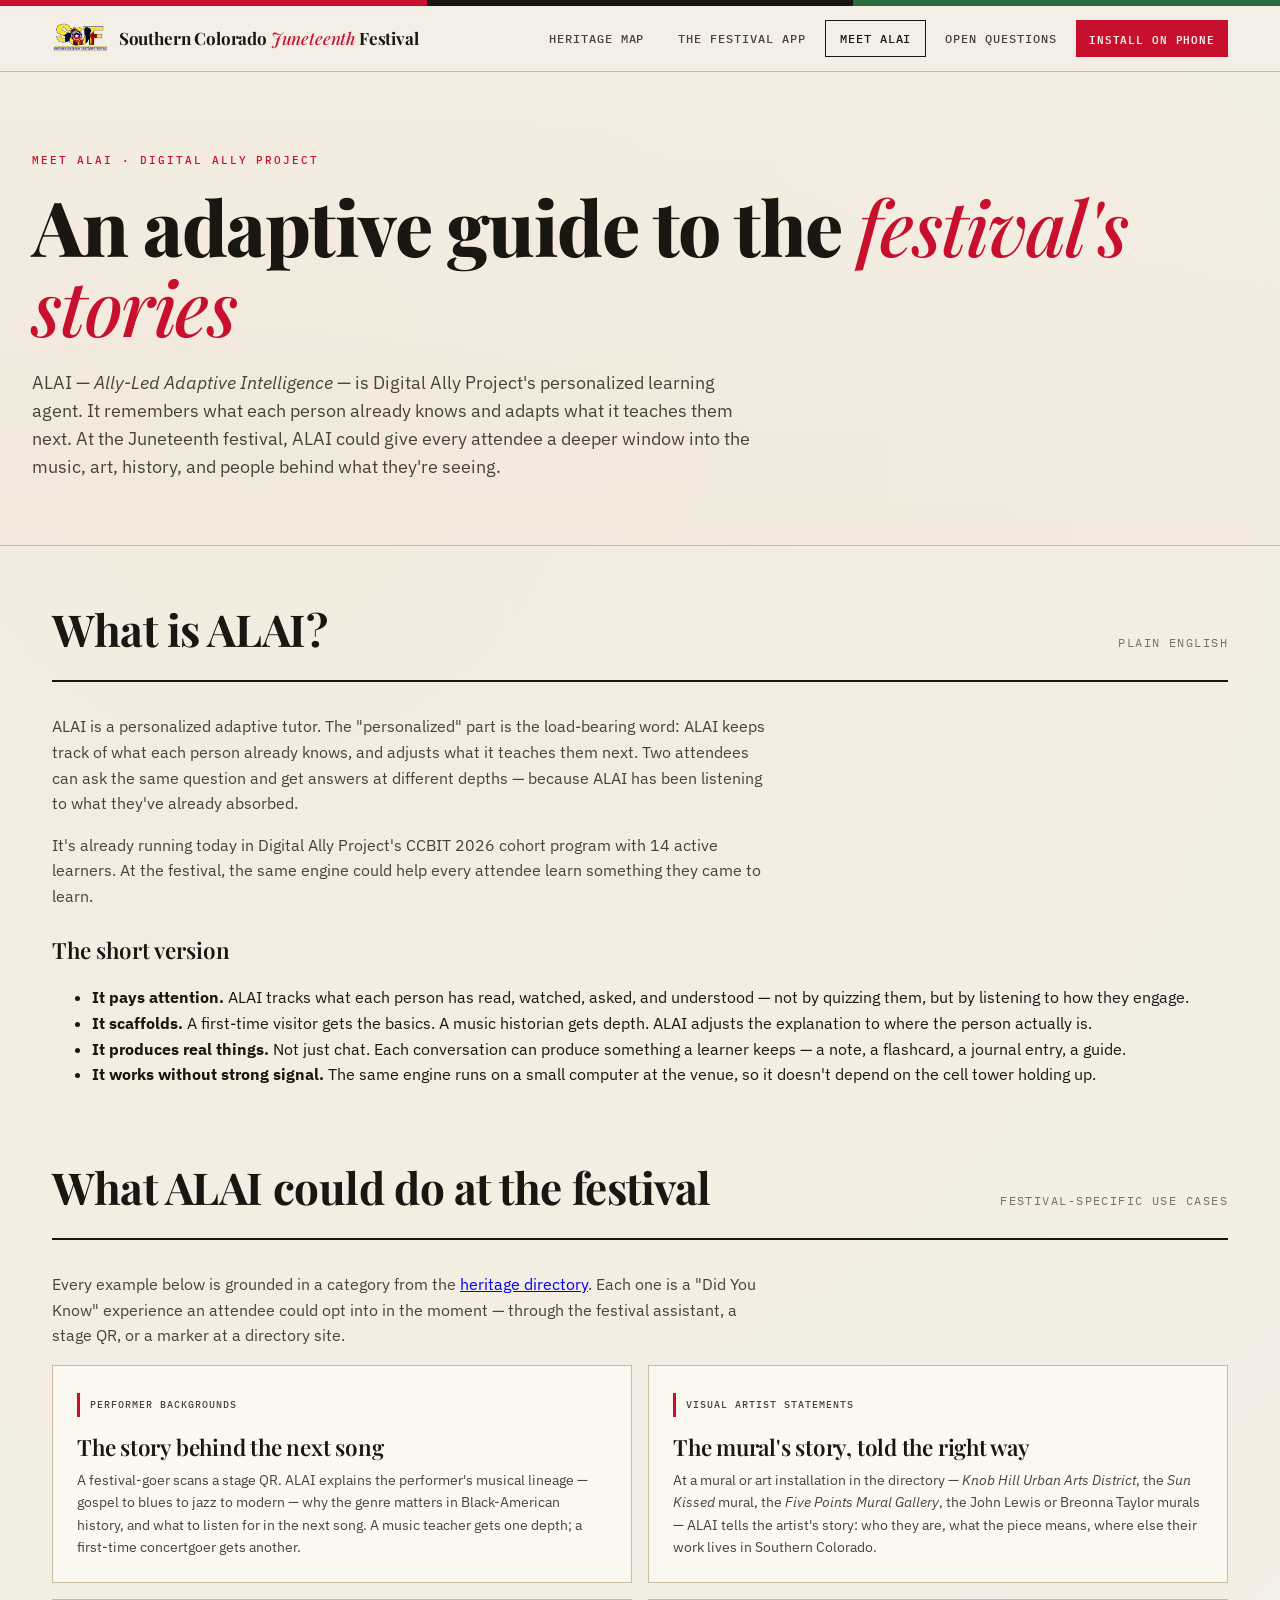
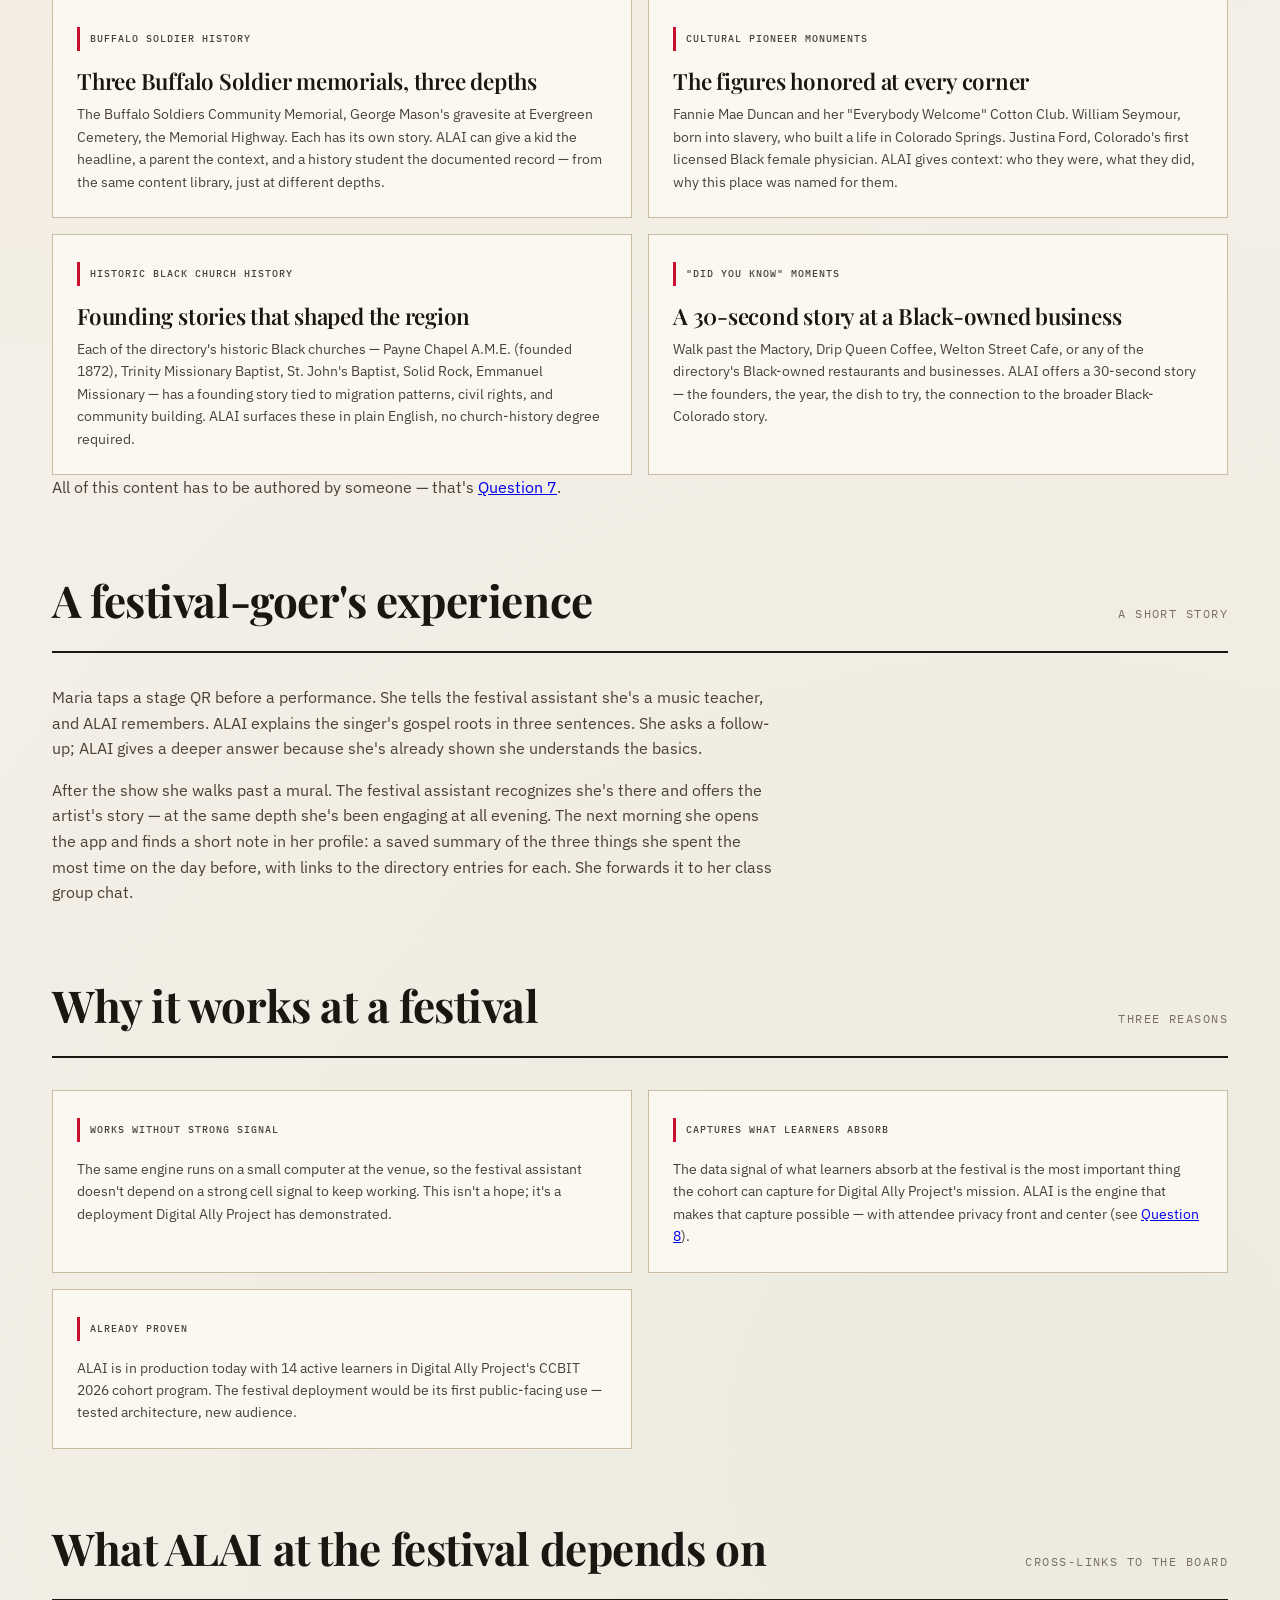
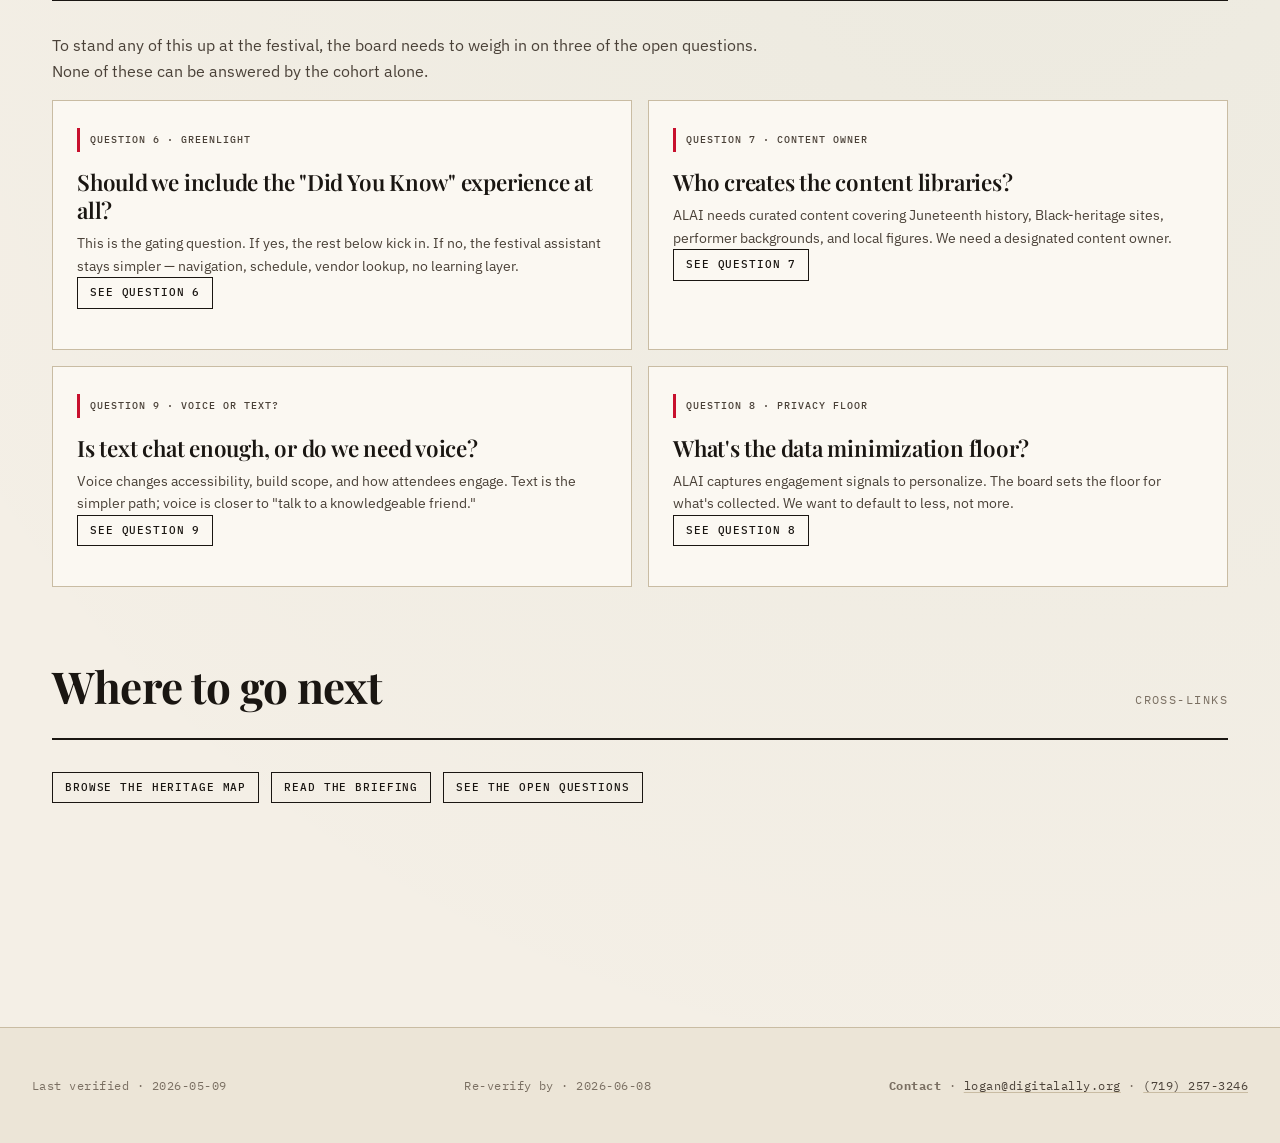
<file: meet-alai.html>
<!DOCTYPE html>
<html lang="en">
<head>
<meta charset="UTF-8" />
<meta name="viewport" content="width=device-width, initial-scale=1.0" />
<meta name="description" content="ALAI is Digital Ally Project's adaptive AI tutor. At the festival, it could power performer backgrounds, monument history, artist statements, and 'Did You Know' moments at scavenger-hunt locations." />
<meta name="theme-color" content="#C8102E" />
<title>Meet ALAI — Southern Colorado Juneteenth Festival</title>
<link rel="manifest" href="manifest.webmanifest" />
<link rel="icon" href="icons/icon-192.png" />
<link rel="apple-touch-icon" href="icons/icon-192.png" />
<link rel="preconnect" href="https://fonts.googleapis.com">
<link rel="preconnect" href="https://fonts.gstatic.com" crossorigin>
<link href="https://fonts.googleapis.com/css2?family=Playfair+Display:ital,wght@0,400;0,500;0,700;0,800;1,400&family=IBM+Plex+Sans:wght@300;400;500;600&family=IBM+Plex+Mono:wght@400;500&display=swap" rel="stylesheet">
<link rel="stylesheet" href="styles.css" />
</head>
<body>

<header class="site-header">
  <div class="site-header-inner">
    <a class="site-brand" href="index.html"><img src="assets/festival-logo.png" alt="" class="site-brand-mark" /><span class="site-brand-text">Southern Colorado <em>Juneteenth</em> Festival</span></a>
    <nav class="site-nav" aria-label="Primary">
      <a href="heritage-map.html">Heritage Map</a>
      <a href="festival-app.html">The Festival App</a>
      <a href="meet-alai.html" class="active">Meet ALAI</a>
      <a href="open-questions.html">Open Questions</a>
          <button class="install-trigger" id="install-trigger" type="button" hidden>Install on phone</button>
    </nav>
  </div>
</header>

<section class="hero">
  <div class="hero-inner">
    <p class="eyebrow">Meet ALAI · Digital Ally Project</p>
    <h1>An adaptive guide to the <em>festival's stories</em></h1>
    <p class="hero-lede">
      ALAI &mdash; <em>Ally-Led Adaptive Intelligence</em> &mdash; is Digital Ally Project's personalized learning agent. It remembers what each person already knows and adapts what it teaches them next. At the Juneteenth festival, ALAI could give every attendee a deeper window into the music, art, history, and people behind what they're seeing.
    </p>
  </div>
</section>

<main>

<section class="section" id="what-is-alai">
  <div class="section-heading">
    <h2 class="section-title">What is ALAI?</h2>
    <span class="section-meta">Plain English</span>
  </div>
  <p>
    ALAI is a personalized adaptive tutor. The "personalized" part is the load-bearing word: ALAI keeps track of what each person already knows, and adjusts what it teaches them next. Two attendees can ask the same question and get answers at different depths &mdash; because ALAI has been listening to what they've already absorbed.
  </p>
  <p>
    It's already running today in Digital Ally Project's CCBIT 2026 cohort program with 14 active learners. At the festival, the same engine could help every attendee learn something they came to learn.
  </p>
  <h3>The short version</h3>
  <ul>
    <li><strong>It pays attention.</strong> ALAI tracks what each person has read, watched, asked, and understood &mdash; not by quizzing them, but by listening to how they engage.</li>
    <li><strong>It scaffolds.</strong> A first-time visitor gets the basics. A music historian gets depth. ALAI adjusts the explanation to where the person actually is.</li>
    <li><strong>It produces real things.</strong> Not just chat. Each conversation can produce something a learner keeps &mdash; a note, a flashcard, a journal entry, a guide.</li>
    <li><strong>It works without strong signal.</strong> The same engine runs on a small computer at the venue, so it doesn't depend on the cell tower holding up.</li>
  </ul>
</section>

<section class="section" id="what-alai-could-do-at-the-festival">
  <div class="section-heading">
    <h2 class="section-title">What ALAI could do at the festival</h2>
    <span class="section-meta">Festival-specific use cases</span>
  </div>
  <p>
    Every example below is grounded in a category from the <a href="heritage-map.html">heritage directory</a>. Each one is a "Did You Know" experience an attendee could opt into in the moment &mdash; through the festival assistant, a stage QR, or a marker at a directory site.
  </p>

  <div class="card-grid cols-2">

    <article class="card card-static">
      <p class="category-badge">Performer backgrounds</p>
      <h3 class="card-title">The story behind the next song</h3>
      <p class="card-body-text">
        A festival-goer scans a stage QR. ALAI explains the performer's musical lineage &mdash; gospel to blues to jazz to modern &mdash; why the genre matters in Black-American history, and what to listen for in the next song. A music teacher gets one depth; a first-time concertgoer gets another.
      </p>
    </article>

    <article class="card card-static">
      <p class="category-badge">Visual artist statements</p>
      <h3 class="card-title">The mural's story, told the right way</h3>
      <p class="card-body-text">
        At a mural or art installation in the directory &mdash; <em>Knob Hill Urban Arts District</em>, the <em>Sun Kissed</em> mural, the <em>Five Points Mural Gallery</em>, the John Lewis or Breonna Taylor murals &mdash; ALAI tells the artist's story: who they are, what the piece means, where else their work lives in Southern Colorado.
      </p>
    </article>

    <article class="card card-static">
      <p class="category-badge">Buffalo Soldier history</p>
      <h3 class="card-title">Three Buffalo Soldier memorials, three depths</h3>
      <p class="card-body-text">
        The Buffalo Soldiers Community Memorial, George Mason's gravesite at Evergreen Cemetery, the Memorial Highway. Each has its own story. ALAI can give a kid the headline, a parent the context, and a history student the documented record &mdash; from the same content library, just at different depths.
      </p>
    </article>

    <article class="card card-static">
      <p class="category-badge">Cultural pioneer monuments</p>
      <h3 class="card-title">The figures honored at every corner</h3>
      <p class="card-body-text">
        Fannie Mae Duncan and her "Everybody Welcome" Cotton Club. William Seymour, born into slavery, who built a life in Colorado Springs. Justina Ford, Colorado's first licensed Black female physician. ALAI gives context: who they were, what they did, why this place was named for them.
      </p>
    </article>

    <article class="card card-static">
      <p class="category-badge">Historic Black church history</p>
      <h3 class="card-title">Founding stories that shaped the region</h3>
      <p class="card-body-text">
        Each of the directory's historic Black churches &mdash; Payne Chapel A.M.E. (founded 1872), Trinity Missionary Baptist, St. John's Baptist, Solid Rock, Emmanuel Missionary &mdash; has a founding story tied to migration patterns, civil rights, and community building. ALAI surfaces these in plain English, no church-history degree required.
      </p>
    </article>

    <article class="card card-static">
      <p class="category-badge">"Did You Know" moments</p>
      <h3 class="card-title">A 30-second story at a Black-owned business</h3>
      <p class="card-body-text">
        Walk past the Mactory, Drip Queen Coffee, Welton Street Cafe, or any of the directory's Black-owned restaurants and businesses. ALAI offers a 30-second story &mdash; the founders, the year, the dish to try, the connection to the broader Black-Colorado story.
      </p>
    </article>

  </div>

  <p>
    All of this content has to be authored by someone &mdash; that's <a href="open-questions.html#q7">Question 7</a>.
  </p>
</section>

<section class="section" id="festival-goer-experience">
  <div class="section-heading">
    <h2 class="section-title">A festival-goer's experience</h2>
    <span class="section-meta">A short story</span>
  </div>
  <p>
    Maria taps a stage QR before a performance. She tells the festival assistant she's a music teacher, and ALAI remembers. ALAI explains the singer's gospel roots in three sentences. She asks a follow-up; ALAI gives a deeper answer because she's already shown she understands the basics.
  </p>
  <p>
    After the show she walks past a mural. The festival assistant recognizes she's there and offers the artist's story &mdash; at the same depth she's been engaging at all evening. The next morning she opens the app and finds a short note in her profile: a saved summary of the three things she spent the most time on the day before, with links to the directory entries for each. She forwards it to her class group chat.
  </p>
</section>

<section class="section" id="why-it-works-at-a-festival">
  <div class="section-heading">
    <h2 class="section-title">Why it works at a festival</h2>
    <span class="section-meta">Three reasons</span>
  </div>
  <div class="card-grid cols-2">
    <article class="card card-static">
      <p class="category-badge">Works without strong signal</p>
      <p class="card-body-text">
        The same engine runs on a small computer at the venue, so the festival assistant doesn't depend on a strong cell signal to keep working. This isn't a hope; it's a deployment Digital Ally Project has demonstrated.
      </p>
    </article>
    <article class="card card-static">
      <p class="category-badge">Captures what learners absorb</p>
      <p class="card-body-text">
        The data signal of what learners absorb at the festival is the most important thing the cohort can capture for Digital Ally Project's mission. ALAI is the engine that makes that capture possible &mdash; with attendee privacy front and center (see <a href="open-questions.html#q8">Question 8</a>).
      </p>
    </article>
    <article class="card card-static">
      <p class="category-badge">Already proven</p>
      <p class="card-body-text">
        ALAI is in production today with 14 active learners in Digital Ally Project's CCBIT 2026 cohort program. The festival deployment would be its first public-facing use &mdash; tested architecture, new audience.
      </p>
    </article>
  </div>
</section>

<section class="section" id="what-this-needs">
  <div class="section-heading">
    <h2 class="section-title">What ALAI at the festival depends on</h2>
    <span class="section-meta">Cross-links to the board</span>
  </div>
  <p>
    To stand any of this up at the festival, the board needs to weigh in on three of the open questions. None of these can be answered by the cohort alone.
  </p>
  <div class="card-grid cols-2">

    <article class="card card-static">
      <p class="category-badge">Question 6 · Greenlight</p>
      <h3 class="card-title">Should we include the "Did You Know" experience at all?</h3>
      <p class="card-body-text">This is the gating question. If yes, the rest below kick in. If no, the festival assistant stays simpler &mdash; navigation, schedule, vendor lookup, no learning layer.</p>
      <p><a class="cross-link" href="open-questions.html#q6">See Question 6</a></p>
    </article>

    <article class="card card-static">
      <p class="category-badge">Question 7 · Content owner</p>
      <h3 class="card-title">Who creates the content libraries?</h3>
      <p class="card-body-text">ALAI needs curated content covering Juneteenth history, Black-heritage sites, performer backgrounds, and local figures. We need a designated content owner.</p>
      <p><a class="cross-link" href="open-questions.html#q7">See Question 7</a></p>
    </article>

    <article class="card card-static">
      <p class="category-badge">Question 9 · Voice or text?</p>
      <h3 class="card-title">Is text chat enough, or do we need voice?</h3>
      <p class="card-body-text">Voice changes accessibility, build scope, and how attendees engage. Text is the simpler path; voice is closer to "talk to a knowledgeable friend."</p>
      <p><a class="cross-link" href="open-questions.html#q9">See Question 9</a></p>
    </article>

    <article class="card card-static">
      <p class="category-badge">Question 8 · Privacy floor</p>
      <h3 class="card-title">What's the data minimization floor?</h3>
      <p class="card-body-text">ALAI captures engagement signals to personalize. The board sets the floor for what's collected. We want to default to less, not more.</p>
      <p><a class="cross-link" href="open-questions.html#q8">See Question 8</a></p>
    </article>

  </div>
</section>

<section class="section" id="next">
  <div class="section-heading">
    <h2 class="section-title">Where to go next</h2>
    <span class="section-meta">Cross-links</span>
  </div>
  <p>
    <a class="cross-link" href="heritage-map.html">Browse the Heritage Map</a>
    &nbsp;
    <a class="cross-link" href="festival-app.html">Read the briefing</a>
    &nbsp;
    <a class="cross-link" href="open-questions.html">See the open questions</a>
  </p>
</section>

</main>

<footer class="site-footer">
  <div class="site-footer-inner">
    <div>Last verified · 2026-05-09</div>
    <div>Re-verify by · 2026-06-08</div>
    <div><strong>Contact</strong> · <a href="mailto:logan@digitalally.org">logan@digitalally.org</a> · <a href="tel:+17192573246">(719) 257-3246</a></div>
  </div>
</footer>

<script>
  if ('serviceWorker' in navigator) {
    window.addEventListener('load', () => navigator.serviceWorker.register('sw.js').catch(() => {}));
  }
</script>
<dialog class="install-dialog" id="install-dialog">
  <div class="install-dialog-inner">
    <div class="install-dialog-header">
      <div>
        <p class="eyebrow">Install on your device</p>
        <h2>Add this to your home screen</h2>
      </div>
      <button class="install-dialog-close" id="install-dialog-close" type="button" aria-label="Close">&times;</button>
    </div>
    <p class="install-dialog-lede">This site can run like an app on your phone &mdash; full-screen, offline-capable, no app store required.</p>
    <button class="install-native-btn" id="install-native-btn" type="button" hidden>Install now</button>
    <details class="install-platform" id="install-ios">
      <summary>iPhone or iPad (Safari)</summary>
      <ol>
        <li>Tap the <strong>Share</strong> button (square with an up-arrow) at the bottom of Safari.</li>
        <li>Scroll down and tap <strong>Add to Home Screen</strong>.</li>
        <li>Tap <strong>Add</strong> in the top-right.</li>
      </ol>
    </details>
    <details class="install-platform" id="install-android">
      <summary>Android &mdash; use Chrome (not Edge)</summary>
      <ol>
        <li>Open this page in <strong>Chrome</strong> on Android.</li>
        <li>Tap the <strong>three-dot menu</strong> in the top-right.</li>
        <li>Tap <strong>Install app</strong> (or <em>Add to Home Screen</em>).</li>
        <li>Tap <strong>Install</strong> to confirm.</li>
      </ol>
      <p class="install-platform-warn"><strong>Important:</strong> on Android, install with Chrome &mdash; not Edge. Chrome creates a standalone app that uninstalls cleanly. Edge installs a shortcut bound to the Edge browser, so removing the icon can prompt to uninstall Edge itself.</p>
    </details>
    <details class="install-platform" id="install-desktop">
      <summary>Desktop (Chrome or Edge)</summary>
      <ol>
        <li>Look for the <strong>install icon</strong> in the address bar (a small monitor with a down-arrow).</li>
        <li>Click it, then click <strong>Install</strong>.</li>
      </ol>
    </details>
    <p class="install-uninstall-note"><strong>Heads up before you uninstall</strong>To remove this app later: on <strong>Windows desktop</strong>, open <code>edge://apps/</code> (Edge) or <code>chrome://apps/</code> (Chrome) and uninstall from there &mdash; not from Windows Apps &amp; Features, which can accidentally remove the browser. On <strong>Android</strong>, long-press the icon and tap <em>Uninstall</em> &mdash; but only if you installed via Chrome. Edge on Android stores PWAs as browser-bound shortcuts, so uninstalling can remove Edge itself. On <strong>iPhone / iPad</strong>, long-press the icon, tap <em>Remove App</em>, then <em>Delete from Home Screen</em> &mdash; safe by design.</p>
  </div>
</dialog>

<script src="install-prompt.js" defer></script>

</body>
</html>
</file>
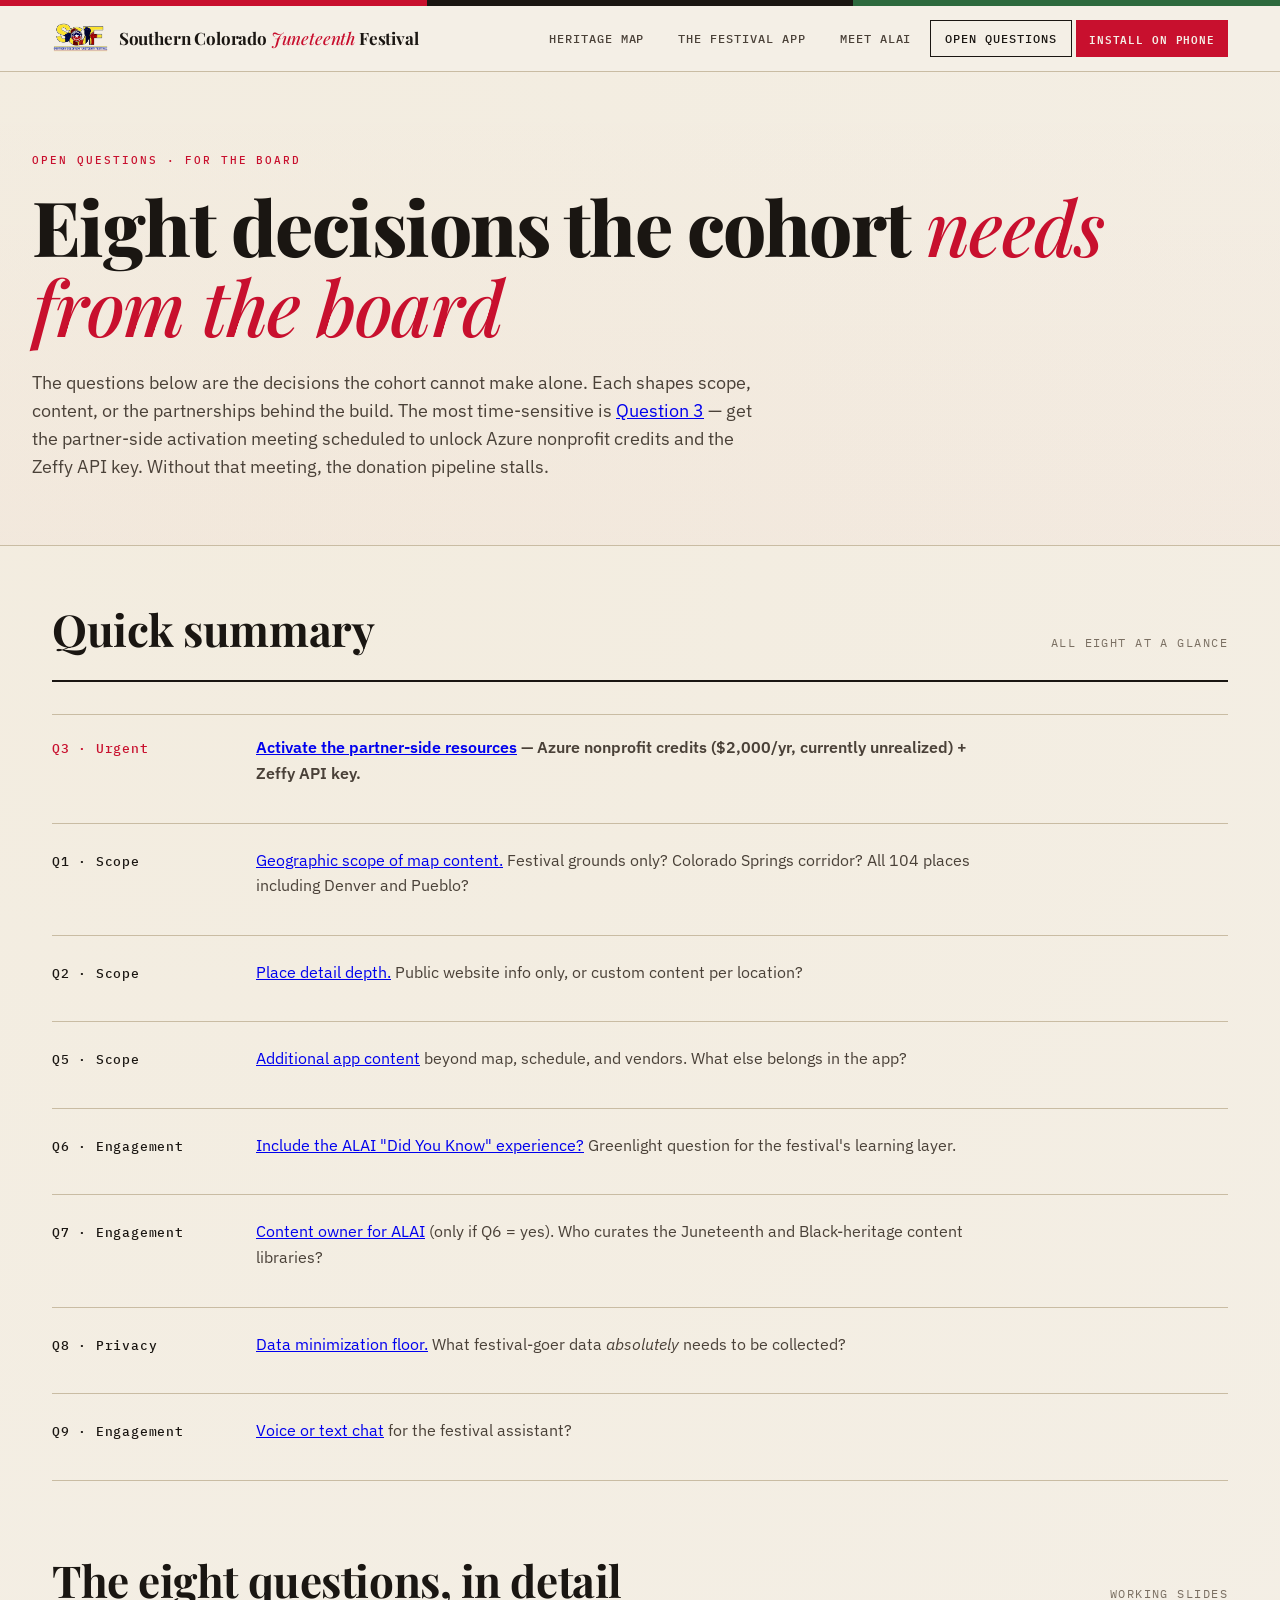
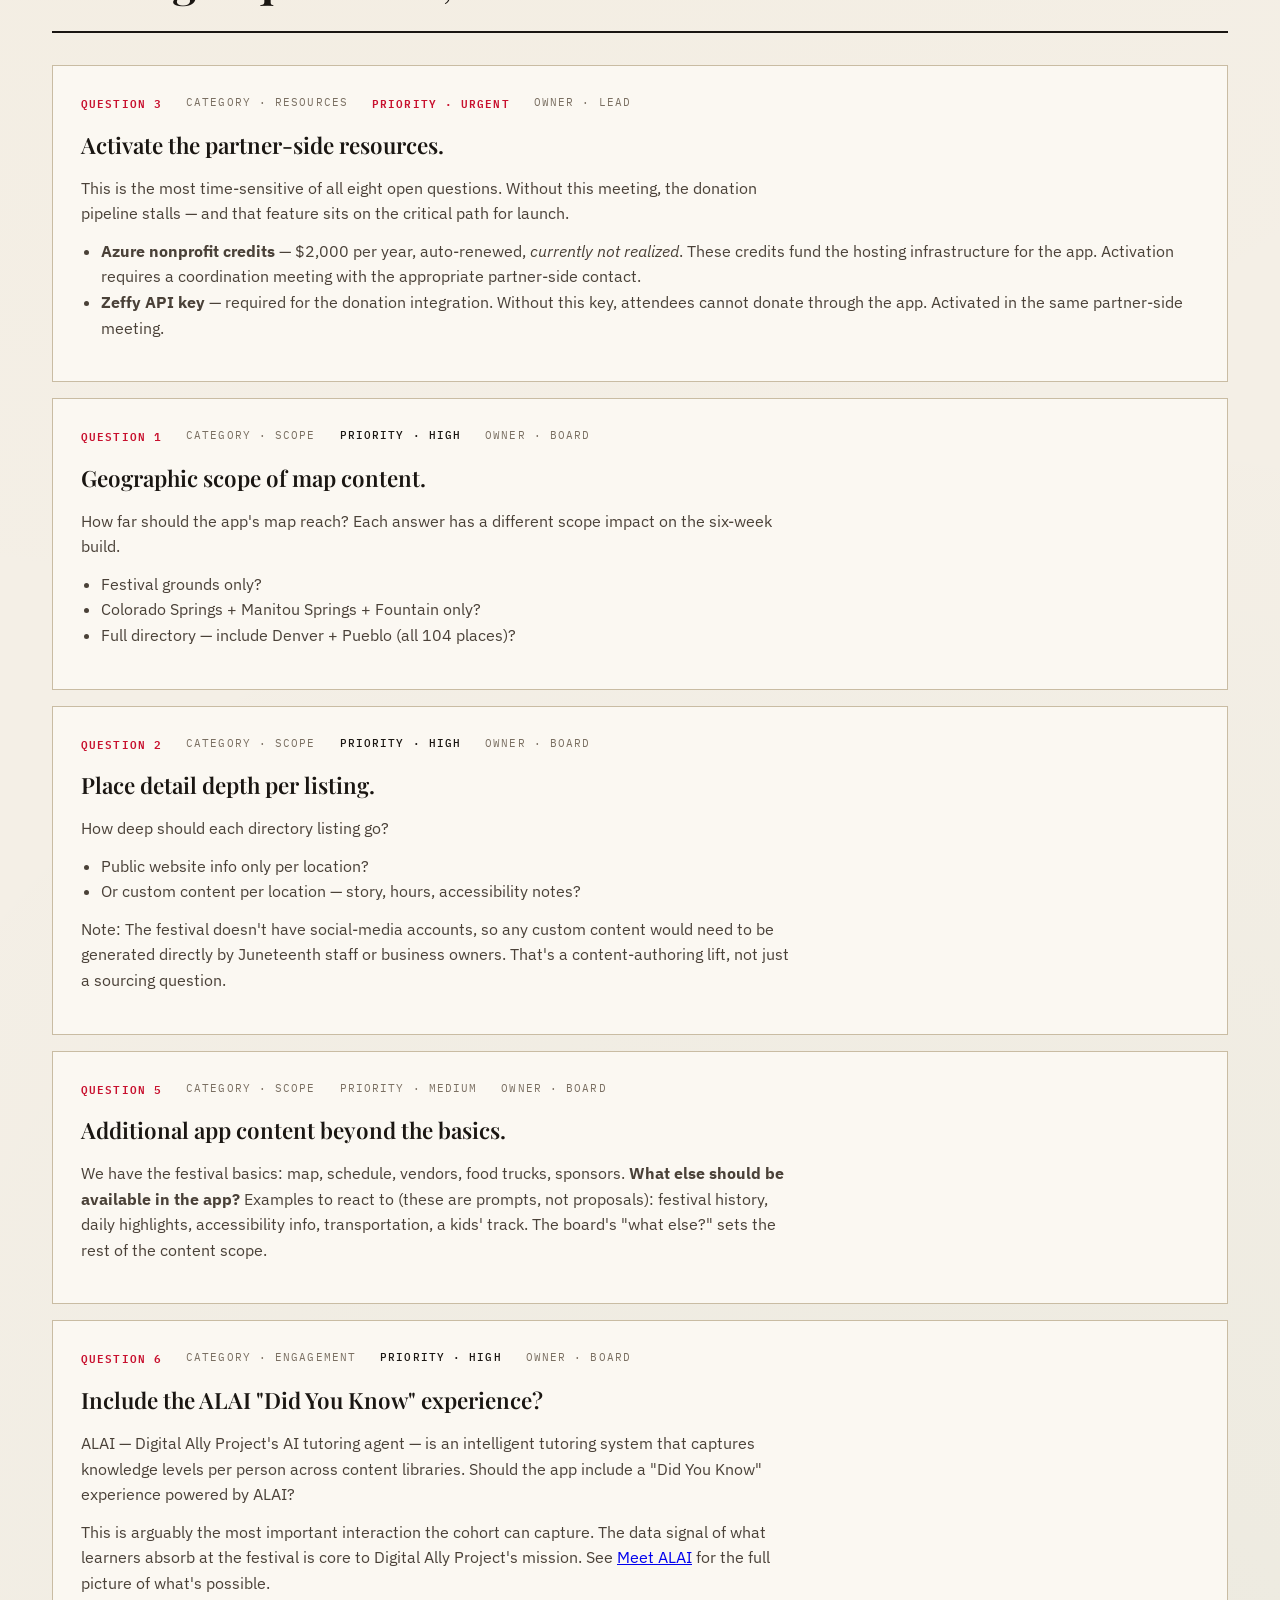
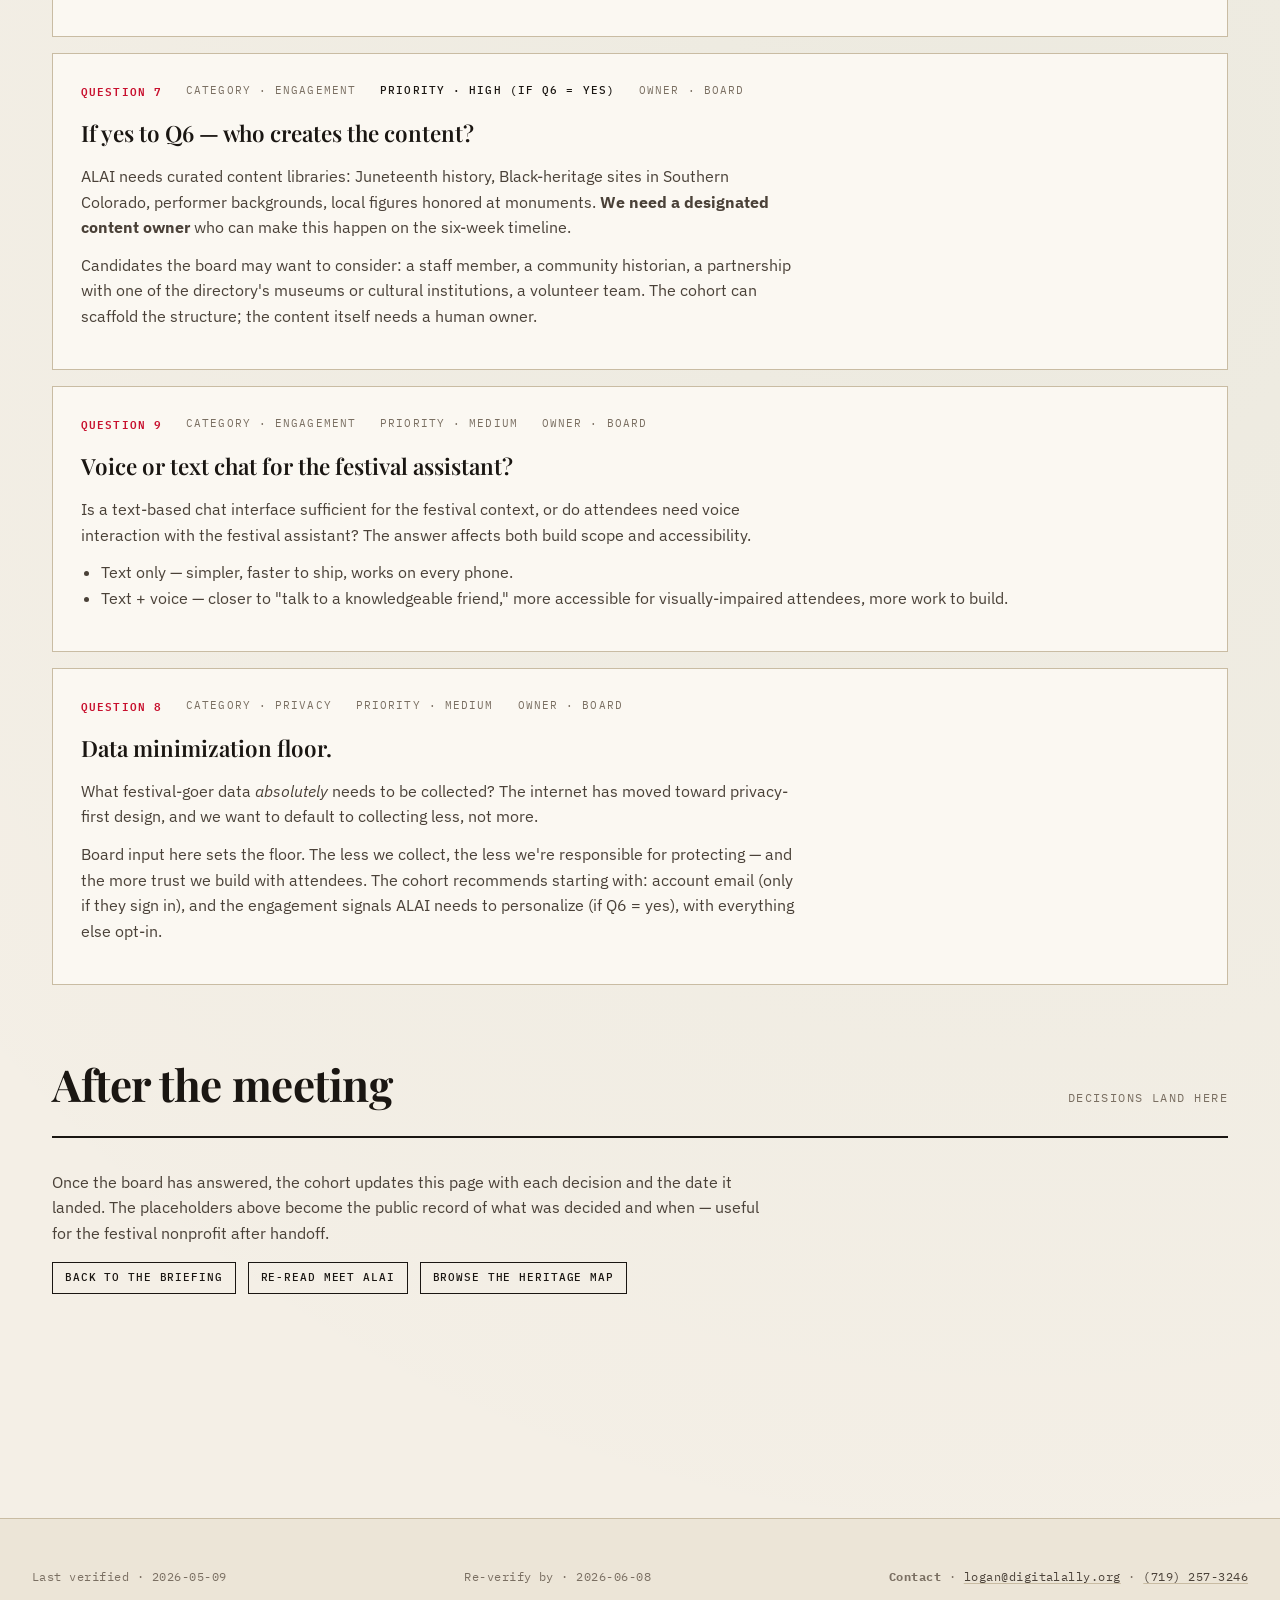
<file: open-questions.html>
<!DOCTYPE html>
<html lang="en">
<head>
<meta charset="UTF-8" />
<meta name="viewport" content="width=device-width, initial-scale=1.0" />
<meta name="description" content="Eight open decisions the cohort needs from the festival board: geographic scope, content depth, partner activation (Azure credits + Zeffy API), ALAI greenlight and content owner, additional app content, data minimization, and voice vs text chat." />
<meta name="theme-color" content="#C8102E" />
<title>Open Questions — Southern Colorado Juneteenth Festival</title>
<link rel="manifest" href="manifest.webmanifest" />
<link rel="icon" href="icons/icon-192.png" />
<link rel="apple-touch-icon" href="icons/icon-192.png" />
<link rel="preconnect" href="https://fonts.googleapis.com">
<link rel="preconnect" href="https://fonts.gstatic.com" crossorigin>
<link href="https://fonts.googleapis.com/css2?family=Playfair+Display:ital,wght@0,400;0,500;0,700;0,800;1,400&family=IBM+Plex+Sans:wght@300;400;500;600&family=IBM+Plex+Mono:wght@400;500&display=swap" rel="stylesheet">
<link rel="stylesheet" href="styles.css" />
</head>
<body>

<header class="site-header">
  <div class="site-header-inner">
    <a class="site-brand" href="index.html"><img src="assets/festival-logo.png" alt="" class="site-brand-mark" /><span class="site-brand-text">Southern Colorado <em>Juneteenth</em> Festival</span></a>
    <nav class="site-nav" aria-label="Primary">
      <a href="heritage-map.html">Heritage Map</a>
      <a href="festival-app.html">The Festival App</a>
      <a href="meet-alai.html">Meet ALAI</a>
      <a href="open-questions.html" class="active">Open Questions</a>
          <button class="install-trigger" id="install-trigger" type="button" hidden>Install on phone</button>
    </nav>
  </div>
</header>

<section class="hero">
  <div class="hero-inner">
    <p class="eyebrow">Open Questions · For the Board</p>
    <h1>Eight decisions the cohort <em>needs from the board</em></h1>
    <p class="hero-lede">
      The questions below are the decisions the cohort cannot make alone. Each shapes scope, content, or the partnerships behind the build. The most time-sensitive is <a href="#q3">Question 3</a> &mdash; get the partner-side activation meeting scheduled to unlock Azure nonprofit credits and the Zeffy API key. Without that meeting, the donation pipeline stalls.
    </p>
  </div>
</section>

<main>

<section class="section" id="summary">
  <div class="section-heading">
    <h2 class="section-title">Quick summary</h2>
    <span class="section-meta">All eight at a glance</span>
  </div>
  <div class="timeline">
    <div class="timeline-row highlight">
      <span class="timeline-date">Q3 · Urgent</span>
      <p class="timeline-event"><a href="#q3">Activate the partner-side resources</a> &mdash; Azure nonprofit credits ($2,000/yr, currently unrealized) + Zeffy API key.</p>
    </div>
    <div class="timeline-row">
      <span class="timeline-date">Q1 · Scope</span>
      <p class="timeline-event"><a href="#q1">Geographic scope of map content.</a> Festival grounds only? Colorado Springs corridor? All 104 places including Denver and Pueblo?</p>
    </div>
    <div class="timeline-row">
      <span class="timeline-date">Q2 · Scope</span>
      <p class="timeline-event"><a href="#q2">Place detail depth.</a> Public website info only, or custom content per location?</p>
    </div>
    <div class="timeline-row">
      <span class="timeline-date">Q5 · Scope</span>
      <p class="timeline-event"><a href="#q5">Additional app content</a> beyond map, schedule, and vendors. What else belongs in the app?</p>
    </div>
    <div class="timeline-row">
      <span class="timeline-date">Q6 · Engagement</span>
      <p class="timeline-event"><a href="#q6">Include the ALAI "Did You Know" experience?</a> Greenlight question for the festival's learning layer.</p>
    </div>
    <div class="timeline-row">
      <span class="timeline-date">Q7 · Engagement</span>
      <p class="timeline-event"><a href="#q7">Content owner for ALAI</a> (only if Q6 = yes). Who curates the Juneteenth and Black-heritage content libraries?</p>
    </div>
    <div class="timeline-row">
      <span class="timeline-date">Q8 · Privacy</span>
      <p class="timeline-event"><a href="#q8">Data minimization floor.</a> What festival-goer data <em>absolutely</em> needs to be collected?</p>
    </div>
    <div class="timeline-row">
      <span class="timeline-date">Q9 · Engagement</span>
      <p class="timeline-event"><a href="#q9">Voice or text chat</a> for the festival assistant?</p>
    </div>
  </div>
</section>

<section class="section" id="questions">
  <div class="section-heading">
    <h2 class="section-title">The eight questions, in detail</h2>
    <span class="section-meta">Working slides</span>
  </div>

  <div class="question-block" id="q3">
    <div class="question-meta">
      <span class="q-id">Question 3</span>
      <span>Category · Resources</span>
      <span class="q-priority-urgent">Priority · Urgent</span>
      <span>Owner · Lead</span>
    </div>
    <h3>Activate the partner-side resources.</h3>
    <p>This is the most time-sensitive of all eight open questions. Without this meeting, the donation pipeline stalls &mdash; and that feature sits on the critical path for launch.</p>
    <ul>
      <li><strong>Azure nonprofit credits</strong> &mdash; $2,000 per year, auto-renewed, <em>currently not realized</em>. These credits fund the hosting infrastructure for the app. Activation requires a coordination meeting with the appropriate partner-side contact.</li>
      <li><strong>Zeffy API key</strong> &mdash; required for the donation integration. Without this key, attendees cannot donate through the app. Activated in the same partner-side meeting.</li>
    </ul>
  </div>

  <div class="question-block" id="q1">
    <div class="question-meta">
      <span class="q-id">Question 1</span>
      <span>Category · Scope</span>
      <span class="q-priority-high">Priority · High</span>
      <span>Owner · Board</span>
    </div>
    <h3>Geographic scope of map content.</h3>
    <p>How far should the app's map reach? Each answer has a different scope impact on the six-week build.</p>
    <ul>
      <li>Festival grounds only?</li>
      <li>Colorado Springs + Manitou Springs + Fountain only?</li>
      <li>Full directory &mdash; include Denver + Pueblo (all 104 places)?</li>
    </ul>
  </div>

  <div class="question-block" id="q2">
    <div class="question-meta">
      <span class="q-id">Question 2</span>
      <span>Category · Scope</span>
      <span class="q-priority-high">Priority · High</span>
      <span>Owner · Board</span>
    </div>
    <h3>Place detail depth per listing.</h3>
    <p>How deep should each directory listing go?</p>
    <ul>
      <li>Public website info only per location?</li>
      <li>Or custom content per location &mdash; story, hours, accessibility notes?</li>
    </ul>
    <p>
      Note: The festival doesn't have social-media accounts, so any custom content would need to be generated directly by Juneteenth staff or business owners. That's a content-authoring lift, not just a sourcing question.
    </p>
  </div>

  <div class="question-block" id="q5">
    <div class="question-meta">
      <span class="q-id">Question 5</span>
      <span>Category · Scope</span>
      <span>Priority · Medium</span>
      <span>Owner · Board</span>
    </div>
    <h3>Additional app content beyond the basics.</h3>
    <p>
      We have the festival basics: map, schedule, vendors, food trucks, sponsors. <strong>What else should be available in the app?</strong> Examples to react to (these are prompts, not proposals): festival history, daily highlights, accessibility info, transportation, a kids' track. The board's "what else?" sets the rest of the content scope.
    </p>
  </div>

  <div class="question-block" id="q6">
    <div class="question-meta">
      <span class="q-id">Question 6</span>
      <span>Category · Engagement</span>
      <span class="q-priority-high">Priority · High</span>
      <span>Owner · Board</span>
    </div>
    <h3>Include the ALAI "Did You Know" experience?</h3>
    <p>
      ALAI &mdash; Digital Ally Project's AI tutoring agent &mdash; is an intelligent tutoring system that captures knowledge levels per person across content libraries. Should the app include a "Did You Know" experience powered by ALAI?
    </p>
    <p>
      This is arguably the most important interaction the cohort can capture. The data signal of what learners absorb at the festival is core to Digital Ally Project's mission. See <a href="meet-alai.html">Meet ALAI</a> for the full picture of what's possible.
    </p>
  </div>

  <div class="question-block" id="q7">
    <div class="question-meta">
      <span class="q-id">Question 7</span>
      <span>Category · Engagement</span>
      <span class="q-priority-high">Priority · High (if Q6 = yes)</span>
      <span>Owner · Board</span>
    </div>
    <h3>If yes to Q6 &mdash; who creates the content?</h3>
    <p>
      ALAI needs curated content libraries: Juneteenth history, Black-heritage sites in Southern Colorado, performer backgrounds, local figures honored at monuments. <strong>We need a designated content owner</strong> who can make this happen on the six-week timeline.
    </p>
    <p>
      Candidates the board may want to consider: a staff member, a community historian, a partnership with one of the directory's museums or cultural institutions, a volunteer team. The cohort can scaffold the structure; the content itself needs a human owner.
    </p>
  </div>

  <div class="question-block" id="q9">
    <div class="question-meta">
      <span class="q-id">Question 9</span>
      <span>Category · Engagement</span>
      <span>Priority · Medium</span>
      <span>Owner · Board</span>
    </div>
    <h3>Voice or text chat for the festival assistant?</h3>
    <p>
      Is a text-based chat interface sufficient for the festival context, or do attendees need voice interaction with the festival assistant? The answer affects both build scope and accessibility.
    </p>
    <ul>
      <li>Text only &mdash; simpler, faster to ship, works on every phone.</li>
      <li>Text + voice &mdash; closer to "talk to a knowledgeable friend," more accessible for visually-impaired attendees, more work to build.</li>
    </ul>
  </div>

  <div class="question-block" id="q8">
    <div class="question-meta">
      <span class="q-id">Question 8</span>
      <span>Category · Privacy</span>
      <span>Priority · Medium</span>
      <span>Owner · Board</span>
    </div>
    <h3>Data minimization floor.</h3>
    <p>
      What festival-goer data <em>absolutely</em> needs to be collected? The internet has moved toward privacy-first design, and we want to default to collecting less, not more.
    </p>
    <p>
      Board input here sets the floor. The less we collect, the less we're responsible for protecting &mdash; and the more trust we build with attendees. The cohort recommends starting with: account email (only if they sign in), and the engagement signals ALAI needs to personalize (if Q6 = yes), with everything else opt-in.
    </p>
  </div>

</section>

<section class="section" id="closing">
  <div class="section-heading">
    <h2 class="section-title">After the meeting</h2>
    <span class="section-meta">Decisions land here</span>
  </div>
  <p>
    Once the board has answered, the cohort updates this page with each decision and the date it landed. The placeholders above become the public record of what was decided and when &mdash; useful for the festival nonprofit after handoff.
  </p>
  <p>
    <a class="cross-link" href="festival-app.html">Back to the briefing</a>
    &nbsp;
    <a class="cross-link" href="meet-alai.html">Re-read Meet ALAI</a>
    &nbsp;
    <a class="cross-link" href="heritage-map.html">Browse the Heritage Map</a>
  </p>
</section>

</main>

<footer class="site-footer">
  <div class="site-footer-inner">
    <div>Last verified · 2026-05-09</div>
    <div>Re-verify by · 2026-06-08</div>
    <div><strong>Contact</strong> · <a href="mailto:logan@digitalally.org">logan@digitalally.org</a> · <a href="tel:+17192573246">(719) 257-3246</a></div>
  </div>
</footer>

<script>
  if ('serviceWorker' in navigator) {
    window.addEventListener('load', () => navigator.serviceWorker.register('sw.js').catch(() => {}));
  }
</script>
<dialog class="install-dialog" id="install-dialog">
  <div class="install-dialog-inner">
    <div class="install-dialog-header">
      <div>
        <p class="eyebrow">Install on your device</p>
        <h2>Add this to your home screen</h2>
      </div>
      <button class="install-dialog-close" id="install-dialog-close" type="button" aria-label="Close">&times;</button>
    </div>
    <p class="install-dialog-lede">This site can run like an app on your phone &mdash; full-screen, offline-capable, no app store required.</p>
    <button class="install-native-btn" id="install-native-btn" type="button" hidden>Install now</button>
    <details class="install-platform" id="install-ios">
      <summary>iPhone or iPad (Safari)</summary>
      <ol>
        <li>Tap the <strong>Share</strong> button (square with an up-arrow) at the bottom of Safari.</li>
        <li>Scroll down and tap <strong>Add to Home Screen</strong>.</li>
        <li>Tap <strong>Add</strong> in the top-right.</li>
      </ol>
    </details>
    <details class="install-platform" id="install-android">
      <summary>Android &mdash; use Chrome (not Edge)</summary>
      <ol>
        <li>Open this page in <strong>Chrome</strong> on Android.</li>
        <li>Tap the <strong>three-dot menu</strong> in the top-right.</li>
        <li>Tap <strong>Install app</strong> (or <em>Add to Home Screen</em>).</li>
        <li>Tap <strong>Install</strong> to confirm.</li>
      </ol>
      <p class="install-platform-warn"><strong>Important:</strong> on Android, install with Chrome &mdash; not Edge. Chrome creates a standalone app that uninstalls cleanly. Edge installs a shortcut bound to the Edge browser, so removing the icon can prompt to uninstall Edge itself.</p>
    </details>
    <details class="install-platform" id="install-desktop">
      <summary>Desktop (Chrome or Edge)</summary>
      <ol>
        <li>Look for the <strong>install icon</strong> in the address bar (a small monitor with a down-arrow).</li>
        <li>Click it, then click <strong>Install</strong>.</li>
      </ol>
    </details>
    <p class="install-uninstall-note"><strong>Heads up before you uninstall</strong>To remove this app later: on <strong>Windows desktop</strong>, open <code>edge://apps/</code> (Edge) or <code>chrome://apps/</code> (Chrome) and uninstall from there &mdash; not from Windows Apps &amp; Features, which can accidentally remove the browser. On <strong>Android</strong>, long-press the icon and tap <em>Uninstall</em> &mdash; but only if you installed via Chrome. Edge on Android stores PWAs as browser-bound shortcuts, so uninstalling can remove Edge itself. On <strong>iPhone / iPad</strong>, long-press the icon, tap <em>Remove App</em>, then <em>Delete from Home Screen</em> &mdash; safe by design.</p>
  </div>
</dialog>

<script src="install-prompt.js" defer></script>

</body>
</html>
</file>
<file: styles.css>
/* Southern Colorado Juneteenth Festival — shared styles
 * Design system extracted from scavenger_hunt_directory.html so the briefing
 * site, the heritage directory, and (eventually) the festival PWA read as
 * one family.
 */

:root {
  --bg: #F4EFE6;          /* warm cream paper */
  --bg-deeper: #ECE5D7;
  --bg-card: #FBF8F2;
  --ink: #1A1612;          /* near-black ink */
  --ink-soft: #4A4138;
  --ink-faded: #7A6F62;
  --rule: #C9BCA3;         /* paper rule line */

  /* Pan-African accent palette */
  --pa-red: #C8102E;
  --pa-black: #1A1612;
  --pa-green: #2D6A3E;
  --pa-gold: #D4A634;

  --accent: var(--pa-red);
  --shadow: 0 1px 2px rgba(26,22,18,0.04), 0 4px 12px rgba(26,22,18,0.06);
  --shadow-lift: 0 4px 8px rgba(26,22,18,0.08), 0 16px 32px rgba(26,22,18,0.10);

  --font-display: 'Playfair Display', Georgia, serif;
  --font-body: 'IBM Plex Sans', system-ui, sans-serif;
  --font-mono: 'IBM Plex Mono', ui-monospace, monospace;
}

* { box-sizing: border-box; }
html { scroll-behavior: smooth; overflow-x: hidden; }
body {
  margin: 0;
  background: var(--bg);
  color: var(--ink);
  font-family: var(--font-body);
  font-size: 16px;
  line-height: 1.6;
  overflow-x: hidden;
  background-image:
    radial-gradient(circle at 20% 10%, rgba(212, 166, 52, 0.04) 0, transparent 40%),
    radial-gradient(circle at 80% 70%, rgba(45, 106, 62, 0.04) 0, transparent 40%);
}
img, video { max-width: 100%; height: auto; }
a { word-break: break-word; }

/* ===== Global nav header (shared across all tabs) ===== */
.site-header {
  position: sticky;
  top: 0;
  z-index: 60;
  background: rgba(244, 239, 230, 0.96);
  backdrop-filter: blur(8px);
  border-bottom: 1px solid var(--rule);
}
.site-header::before {
  content: '';
  display: block;
  height: 6px;
  background: linear-gradient(90deg,
    var(--pa-red) 0%, var(--pa-red) 33.33%,
    var(--pa-black) 33.33%, var(--pa-black) 66.66%,
    var(--pa-green) 66.66%, var(--pa-green) 100%);
}
.site-header-inner {
  max-width: 1240px;
  margin: 0 auto;
  padding: 14px 32px;
  display: flex;
  align-items: center;
  gap: 24px;
  flex-wrap: wrap;
}
.site-brand {
  display: flex;
  align-items: center;
  gap: 10px;
  font-family: var(--font-display);
  font-weight: 700;
  font-size: 17px;
  letter-spacing: -0.01em;
  color: var(--ink);
  text-decoration: none;
  flex: 1 1 auto;
  min-width: 0;
}
.site-brand-mark {
  height: 32px;
  width: auto;
  display: block;
  flex-shrink: 0;
}
.site-brand-text {
  white-space: normal;
  line-height: 1.15;
}
.site-brand em {
  font-style: italic;
  font-weight: 500;
  color: var(--pa-red);
}

/* ===== Logo strip (hosted by / partners) ===== */
.logo-strip {
  display: flex;
  flex-wrap: wrap;
  align-items: center;
  gap: 32px 48px;
  padding: 24px 0;
  border-top: 1px solid var(--rule);
  border-bottom: 1px solid var(--rule);
  margin: 24px 0;
}
.logo-strip-label {
  font-family: var(--font-mono);
  font-size: 11px;
  letter-spacing: 0.18em;
  text-transform: uppercase;
  color: var(--ink-faded);
  margin: 0;
}
.logo-strip img {
  height: 64px;
  width: auto;
  display: block;
}
.logo-strip .stack {
  display: flex;
  flex-direction: column;
  gap: 6px;
}
.logo-strip .stack span {
  font-family: var(--font-mono);
  font-size: 11px;
  letter-spacing: 0.1em;
  text-transform: uppercase;
  color: var(--ink-faded);
}

/* Hero brand mark (larger, for landing) */
.hero-brand-mark {
  height: 96px;
  width: auto;
  display: block;
  margin-bottom: 24px;
}

/* ===== Contact actions (email / call / text deep links) ===== */
.contact-actions {
  display: grid;
  grid-template-columns: repeat(auto-fit, minmax(220px, 1fr));
  gap: 12px;
  margin: 16px 0 24px;
}
.contact-action {
  display: flex;
  flex-direction: column;
  gap: 4px;
  padding: 16px 20px;
  background: var(--bg-card);
  border: 1px solid var(--rule);
  text-decoration: none;
  color: var(--ink);
  transition: border-color 0.15s ease, background 0.15s ease, transform 0.15s ease;
}
.contact-action:hover {
  border-color: var(--ink);
  background: var(--bg-deeper);
  transform: translateY(-1px);
}
.contact-action:active {
  transform: translateY(0);
}
.contact-action-label {
  font-family: var(--font-mono);
  font-size: 11px;
  letter-spacing: 0.18em;
  text-transform: uppercase;
  color: var(--pa-red);
  font-weight: 600;
}
.contact-action-value {
  font-family: var(--font-display);
  font-size: 1.1rem;
  font-weight: 600;
  letter-spacing: -0.005em;
  color: var(--ink);
}
.site-nav {
  display: flex;
  gap: 4px;
  flex-wrap: wrap;
  margin-left: auto;
}
.site-nav a {
  font-family: var(--font-mono);
  font-size: 12px;
  font-weight: 500;
  letter-spacing: 0.08em;
  text-transform: uppercase;
  padding: 8px 14px;
  color: var(--ink-soft);
  text-decoration: none;
  border: 1px solid transparent;
  transition: border-color 0.15s ease, color 0.15s ease;
}
.site-nav a:hover {
  color: var(--ink);
  border-color: var(--rule);
}
.site-nav a.active {
  color: var(--ink);
  border-color: var(--ink);
}

/* ===== Hero ===== */
.hero {
  position: relative;
  padding: 80px 32px 64px;
  border-bottom: 1px solid var(--rule);
  background: linear-gradient(180deg, transparent 0%, rgba(200,16,46,0.02) 100%);
  overflow: hidden;
}
.hero-inner {
  max-width: 1240px;
  margin: 0 auto;
}
.eyebrow {
  font-family: var(--font-mono);
  font-size: 11px;
  font-weight: 500;
  letter-spacing: 0.18em;
  text-transform: uppercase;
  color: var(--pa-red);
  margin: 0 0 16px;
}
.hero h1 {
  font-family: var(--font-display);
  font-weight: 800;
  font-size: clamp(2.5rem, 6vw, 4.75rem);
  line-height: 1.05;
  letter-spacing: -0.02em;
  margin: 0 0 24px;
  max-width: 22ch;
}
.hero h1 em {
  font-style: italic;
  font-weight: 500;
  color: var(--pa-red);
}
.hero-lede {
  max-width: 720px;
  font-size: 18px;
  line-height: 1.55;
  color: var(--ink-soft);
  margin: 24px 0 0;
}
.hero-meta {
  display: flex;
  flex-wrap: wrap;
  gap: 32px 48px;
  max-width: 880px;
  padding-top: 24px;
  border-top: 1px solid var(--rule);
  margin-top: 32px;
}
.meta-item {
  font-family: var(--font-mono);
  font-size: 13px;
  color: var(--ink-soft);
}
.meta-item strong {
  display: block;
  font-family: var(--font-display);
  font-size: 32px;
  font-weight: 700;
  color: var(--ink);
  margin-top: 4px;
}

/* ===== Main layout ===== */
main {
  max-width: 1240px;
  margin: 0 auto;
  padding: 48px 32px 96px;
}
.section {
  margin-bottom: 64px;
  scroll-margin-top: 96px;
}
.section-heading {
  display: flex;
  align-items: baseline;
  justify-content: space-between;
  gap: 24px;
  margin: 0 0 32px;
  padding-bottom: 16px;
  border-bottom: 2px solid var(--ink);
}
.section-title {
  font-family: var(--font-display);
  font-weight: 700;
  font-size: clamp(1.75rem, 3.5vw, 2.75rem);
  letter-spacing: -0.01em;
  margin: 0;
}
.section-meta {
  font-family: var(--font-mono);
  font-size: 12px;
  letter-spacing: 0.12em;
  text-transform: uppercase;
  color: var(--ink-faded);
  white-space: nowrap;
}
.section p {
  max-width: 720px;
  color: var(--ink-soft);
  margin: 0 0 16px;
}
.section h3 {
  font-family: var(--font-display);
  font-size: 1.4rem;
  font-weight: 600;
  margin: 24px 0 12px;
  color: var(--ink);
}

/* ===== Card grid (reused for POIs + briefing tiles + questions) ===== */
.card-grid {
  display: grid;
  grid-template-columns: repeat(auto-fill, minmax(320px, 1fr));
  gap: 16px;
}
.card-grid.cols-2 {
  grid-template-columns: repeat(auto-fill, minmax(420px, 1fr));
}
.card.hidden { display: none; }

.card {
  background: var(--bg-card);
  border: 1px solid var(--rule);
  transition: box-shadow 0.2s ease;
}
.card:hover {
  box-shadow: var(--shadow);
}
.card-static {
  padding: 24px;
}
.card-static .card-title {
  margin: 0 0 8px;
}
.card-static .card-body-text {
  color: var(--ink-soft);
  font-size: 14px;
  line-height: 1.6;
  margin: 0;
}
.card summary {
  list-style: none;
  cursor: pointer;
  padding: 20px 20px 18px;
  display: flex;
  align-items: flex-start;
  gap: 16px;
  position: relative;
  outline: none;
}
.card summary::-webkit-details-marker { display: none; }
.card summary:focus-visible { background: var(--bg-deeper); }

.card-header { flex: 1; min-width: 0; }
.category-badge {
  display: inline-block;
  font-family: var(--font-mono);
  font-size: 10px;
  letter-spacing: 0.1em;
  text-transform: uppercase;
  font-weight: 500;
  color: var(--accent);
  background: transparent;
  padding: 4px 8px 4px 0;
  margin-bottom: 8px;
  border-left: 3px solid var(--accent);
  padding-left: 10px;
}
.card-title {
  font-family: var(--font-display);
  font-weight: 600;
  font-size: 1.2rem;
  line-height: 1.25;
  letter-spacing: -0.01em;
  margin: 0 0 4px;
  color: var(--ink);
}
.card-subcategory {
  font-family: var(--font-mono);
  font-size: 11px;
  color: var(--ink-faded);
  margin: 0;
  letter-spacing: 0.04em;
}
.expand-marker {
  font-family: var(--font-display);
  font-size: 24px;
  font-weight: 400;
  line-height: 1;
  color: var(--ink-faded);
  transition: transform 0.2s ease, color 0.2s ease;
  flex-shrink: 0;
}
.card details[open] .expand-marker {
  transform: rotate(45deg);
  color: var(--accent);
}
.card-body {
  padding: 0 20px 20px;
  border-top: 1px solid var(--rule);
  padding-top: 20px;
  animation: fadeIn 0.3s ease;
}
@keyframes fadeIn {
  from { opacity: 0; transform: translateY(-4px); }
  to { opacity: 1; transform: translateY(0); }
}
.story {
  font-size: 14px;
  line-height: 1.6;
  color: var(--ink-soft);
  margin: 0 0 16px;
}

/* ===== Filters (heritage map) ===== */
.filters {
  position: sticky;
  top: 60px;
  z-index: 50;
  background: rgba(244, 239, 230, 0.96);
  backdrop-filter: blur(8px);
  border-bottom: 1px solid var(--rule);
  padding: 16px 32px;
}
.filters-inner {
  max-width: 1240px;
  margin: 0 auto;
  display: flex;
  flex-wrap: wrap;
  gap: 12px;
  align-items: center;
}
.filter-label {
  font-family: var(--font-mono);
  font-size: 11px;
  letter-spacing: 0.12em;
  text-transform: uppercase;
  color: var(--ink-faded);
  margin-right: 4px;
}
.filter-select, .filter-search {
  font-family: var(--font-body);
  font-size: 14px;
  padding: 8px 12px;
  border: 1px solid var(--rule);
  background: var(--bg);
  color: var(--ink);
  border-radius: 2px;
  cursor: pointer;
  transition: border-color 0.15s ease;
}
.filter-select:hover, .filter-search:focus {
  border-color: var(--ink);
  outline: none;
}
.filter-search {
  flex: 1;
  min-width: 200px;
  cursor: text;
}
.filter-reset {
  font-family: var(--font-mono);
  font-size: 12px;
  letter-spacing: 0.06em;
  background: transparent;
  border: 1px solid var(--ink);
  color: var(--ink);
  padding: 8px 14px;
  cursor: pointer;
  text-transform: uppercase;
}
.filter-reset:hover { background: var(--ink); color: var(--bg); }
#result-count {
  font-family: var(--font-mono);
  font-size: 12px;
  color: var(--ink-faded);
  margin-left: auto;
}

/* ===== Region sections (heritage map) ===== */
.region-section {
  margin-bottom: 64px;
  scroll-margin-top: 140px;
}
.region-heading {
  display: flex;
  align-items: baseline;
  justify-content: space-between;
  gap: 24px;
  margin: 0 0 24px;
  padding-bottom: 12px;
  border-bottom: 2px solid var(--ink);
}
.region-name {
  font-family: var(--font-display);
  font-weight: 700;
  font-size: clamp(1.5rem, 3vw, 2.25rem);
  letter-spacing: -0.01em;
  margin: 0;
}
.region-count {
  font-family: var(--font-mono);
  font-size: 12px;
  letter-spacing: 0.12em;
  text-transform: uppercase;
  color: var(--ink-faded);
}

/* ===== Timeline (festival-app) ===== */
.timeline {
  display: grid;
  gap: 4px;
  border-top: 1px solid var(--rule);
}
.timeline-row {
  display: grid;
  grid-template-columns: 180px 1fr;
  gap: 24px;
  padding: 20px 0;
  border-bottom: 1px solid var(--rule);
  align-items: baseline;
}
.timeline-row.highlight .timeline-date {
  color: var(--pa-red);
}
.timeline-row.highlight .timeline-event {
  font-weight: 600;
}
.timeline-date {
  font-family: var(--font-mono);
  font-size: 13px;
  letter-spacing: 0.06em;
  color: var(--ink);
  font-weight: 500;
}
.timeline-event {
  font-family: var(--font-body);
  font-size: 16px;
  color: var(--ink-soft);
  margin: 0;
}
@media (max-width: 640px) {
  .timeline-row {
    grid-template-columns: 1fr;
    gap: 6px;
    padding: 16px 0;
  }
}

/* ===== Question block (open-questions) ===== */
.question-block {
  background: var(--bg-card);
  border: 1px solid var(--rule);
  padding: 28px;
  margin-bottom: 16px;
  scroll-margin-top: 120px;
}
.question-block .question-meta {
  display: flex;
  flex-wrap: wrap;
  gap: 12px 24px;
  font-family: var(--font-mono);
  font-size: 11px;
  letter-spacing: 0.1em;
  text-transform: uppercase;
  color: var(--ink-faded);
  margin-bottom: 16px;
}
.question-block .question-meta .q-id {
  color: var(--pa-red);
  font-weight: 600;
}
.question-block .question-meta .q-priority-urgent {
  color: var(--pa-red);
  font-weight: 600;
}
.question-block .question-meta .q-priority-high {
  color: var(--ink);
  font-weight: 500;
}
.question-block h3 {
  font-family: var(--font-display);
  font-size: 1.4rem;
  font-weight: 600;
  margin: 0 0 12px;
  color: var(--ink);
}
.question-block p {
  margin: 0 0 12px;
  color: var(--ink-soft);
}
.question-block ul {
  margin: 0 0 12px 0;
  padding-left: 20px;
  color: var(--ink-soft);
}
.question-block .answer-placeholder {
  margin-top: 20px;
  padding: 16px;
  background: var(--bg);
  border-left: 3px solid var(--pa-green);
  font-family: var(--font-mono);
  font-size: 12px;
  color: var(--ink-faded);
  letter-spacing: 0.04em;
}

/* ===== Footer ===== */
.site-footer {
  background: var(--bg-deeper);
  border-top: 1px solid var(--rule);
  padding: 48px 32px;
  margin-top: 64px;
}
.site-footer-inner {
  max-width: 1240px;
  margin: 0 auto;
  font-family: var(--font-mono);
  font-size: 12px;
  color: var(--ink-faded);
  letter-spacing: 0.04em;
  display: flex;
  flex-wrap: wrap;
  gap: 24px 48px;
  justify-content: space-between;
  overflow-wrap: anywhere;
  word-break: break-word;
}
.site-footer-inner > div { min-width: 0; max-width: 100%; }
.site-footer-inner a {
  color: var(--ink-soft);
  text-decoration: underline;
  text-decoration-color: var(--rule);
  text-underline-offset: 2px;
}
.site-footer-inner a:hover {
  color: var(--accent);
  text-decoration-color: var(--accent);
}

/* ===== Info row (for cards with dt/dd metadata) ===== */
.info-grid {
  margin: 0 0 16px;
  padding: 0;
  display: grid;
  gap: 8px;
  font-size: 13px;
}
.info-row { display: grid; grid-template-columns: 90px 1fr; gap: 8px; }
.info-row dt {
  font-family: var(--font-mono);
  font-size: 11px;
  text-transform: uppercase;
  letter-spacing: 0.08em;
  color: var(--ink-faded);
  font-weight: 500;
}
.info-row dd {
  margin: 0;
  color: var(--ink-soft);
  word-break: break-word;
}
.info-row dd a {
  color: var(--ink);
  text-decoration: underline;
  text-decoration-color: var(--accent);
  text-underline-offset: 2px;
}
.info-row dd a:hover {
  color: var(--accent);
}

/* ===== Callout ===== */
.callout {
  background: var(--bg-card);
  border-left: 4px solid var(--pa-red);
  padding: 20px 24px;
  margin: 24px 0;
}
.callout-label {
  font-family: var(--font-mono);
  font-size: 10px;
  letter-spacing: 0.18em;
  text-transform: uppercase;
  color: var(--pa-red);
  font-weight: 600;
  margin: 0 0 8px;
}
.callout p {
  margin: 0;
  color: var(--ink-soft);
}

/* ===== Cross-link pill ===== */
.cross-link {
  display: inline-block;
  font-family: var(--font-mono);
  font-size: 11px;
  font-weight: 500;
  letter-spacing: 0.08em;
  text-transform: uppercase;
  padding: 6px 12px;
  border: 1px solid var(--ink);
  color: var(--ink);
  text-decoration: none;
  transition: background 0.15s ease, color 0.15s ease;
}
.cross-link:hover {
  background: var(--ink);
  color: var(--bg);
}

/* ===== Map section (heritage-map.html) ===== */
.map-section {
  border-top: 1px solid var(--rule);
  padding: 56px 32px 64px;
  background: var(--bg-deeper);
  scroll-margin-top: 80px;
}
.map-section-inner {
  max-width: 1240px;
  margin: 0 auto;
}
.map-section h2 {
  font-family: var(--font-display);
  font-size: clamp(1.5rem, 3.5vw, 2.5rem);
  font-weight: 700;
  margin: 0 0 12px;
  letter-spacing: -0.01em;
}
.map-section p {
  color: var(--ink-soft);
  max-width: 720px;
  margin: 0 0 24px;
}
#map {
  width: 100%;
  height: clamp(360px, 60vh, 600px);
  background: var(--bg);
  border: 1px solid var(--rule);
  position: relative;
}
.map-placeholder {
  position: absolute;
  inset: 0;
  display: flex;
  flex-direction: column;
  align-items: center;
  justify-content: center;
  text-align: center;
  padding: 24px;
  font-family: var(--font-body);
  color: var(--ink-faded);
  background: var(--bg);
}
.map-placeholder strong {
  font-family: var(--font-display);
  font-weight: 600;
  font-size: 1.25rem;
  color: var(--ink);
  margin-bottom: 8px;
}
@media (max-width: 640px) {
  .map-section { padding: 32px 16px 48px; }
}

/* ===== Install button + dialog ===== */
.install-trigger {
  font-family: var(--font-mono);
  font-size: 11px;
  font-weight: 600;
  letter-spacing: 0.08em;
  text-transform: uppercase;
  padding: 8px 12px;
  background: var(--pa-red);
  color: var(--bg);
  border: 1px solid var(--pa-red);
  cursor: pointer;
  flex-shrink: 0;
  transition: background 0.15s ease, border-color 0.15s ease;
}
.install-trigger:hover { background: var(--ink); border-color: var(--ink); }
.install-trigger[hidden] { display: none; }

.install-dialog {
  border: none;
  padding: 0;
  background: var(--bg);
  max-width: 480px;
  width: calc(100% - 32px);
  box-shadow: var(--shadow-lift);
  color: var(--ink);
  font-family: var(--font-body);
}
.install-dialog::backdrop {
  background: rgba(26,22,18,0.6);
  backdrop-filter: blur(4px);
}
.install-dialog-inner {
  padding: 24px;
  border-top: 6px solid var(--pa-red);
}
.install-dialog-header {
  display: flex;
  align-items: flex-start;
  justify-content: space-between;
  gap: 16px;
  margin-bottom: 16px;
}
.install-dialog-header .eyebrow { margin-bottom: 6px; }
.install-dialog-header h2 {
  font-family: var(--font-display);
  margin: 0;
  font-size: 1.4rem;
  line-height: 1.2;
}
.install-dialog-close {
  background: transparent;
  border: 1px solid var(--rule);
  width: 32px;
  height: 32px;
  cursor: pointer;
  font-size: 20px;
  line-height: 1;
  color: var(--ink);
  flex-shrink: 0;
}
.install-dialog-close:hover { background: var(--bg-deeper); }
.install-dialog-lede {
  margin: 0 0 16px;
  color: var(--ink-soft);
  font-size: 14px;
}
.install-native-btn {
  display: block;
  width: 100%;
  padding: 14px;
  margin-bottom: 16px;
  background: var(--pa-green);
  color: var(--bg);
  border: none;
  font-family: var(--font-body);
  font-weight: 600;
  font-size: 15px;
  cursor: pointer;
  letter-spacing: 0.02em;
}
.install-native-btn:hover { background: var(--ink); }
.install-native-btn[hidden] { display: none; }
.install-platform {
  border-top: 1px solid var(--rule);
  padding: 12px 0;
}
.install-platform:last-of-type { border-bottom: 1px solid var(--rule); }
.install-platform summary {
  font-family: var(--font-display);
  font-weight: 600;
  font-size: 1rem;
  cursor: pointer;
  padding: 4px 0;
  outline: none;
  list-style: none;
}
.install-platform summary::-webkit-details-marker { display: none; }
.install-platform summary::before {
  content: '+';
  display: inline-block;
  width: 20px;
  color: var(--ink-faded);
  font-weight: 400;
}
.install-platform[open] summary::before {
  content: '–';
  color: var(--pa-red);
}
.install-platform[open] summary { color: var(--pa-red); }
.install-platform ol {
  margin: 8px 0 4px 24px;
  padding-left: 8px;
  color: var(--ink-soft);
  font-size: 14px;
  line-height: 1.6;
}
.install-platform li { margin-bottom: 6px; }
.install-platform-warn {
  margin: 10px 0 0 24px;
  padding: 10px 12px;
  background: rgba(200, 16, 46, 0.06);
  border-left: 3px solid var(--pa-red);
  font-size: 12px;
  color: var(--ink-soft);
  line-height: 1.5;
}
.install-platform-warn strong {
  color: var(--pa-red);
  font-family: var(--font-mono);
  font-size: 10px;
  letter-spacing: 0.12em;
  text-transform: uppercase;
}
.install-uninstall-note {
  margin-top: 16px;
  padding: 12px 14px;
  background: var(--bg-deeper);
  border-left: 3px solid var(--pa-gold);
  font-size: 12px;
  color: var(--ink-soft);
  line-height: 1.5;
}
.install-uninstall-note strong {
  color: var(--ink);
  display: block;
  font-family: var(--font-mono);
  font-size: 10px;
  letter-spacing: 0.12em;
  text-transform: uppercase;
  margin-bottom: 4px;
}

/* ===== Responsive tweaks ===== */
@media (max-width: 760px) {
  .site-header-inner {
    padding: 10px 16px;
    gap: 8px 12px;
  }
  .site-brand {
    font-size: 14px;
    gap: 8px;
    flex: 1 1 100%;
    order: 1;
  }
  .site-brand-mark { height: 26px; }
  .install-trigger {
    order: 2;
    font-size: 10px;
    padding: 6px 10px;
  }
  .site-nav {
    flex: 1 1 100%;
    margin-left: 0;
    gap: 2px;
    order: 3;
    justify-content: flex-start;
  }
  .site-nav a {
    font-size: 10px;
    padding: 6px 8px;
    letter-spacing: 0.06em;
  }
}
@media (max-width: 640px) {
  .hero { padding: 48px 20px 40px; }
  .hero h1 { font-size: clamp(1.75rem, 8vw, 3rem); }
  .hero-lede { font-size: 16px; }
  .hero-meta { gap: 12px 24px; }
  .meta-item strong { font-size: 24px; }
  main { padding: 28px 16px 56px; }
  .section { margin-bottom: 48px; }
  .section-heading { flex-direction: column; gap: 6px; align-items: flex-start; padding-bottom: 12px; }
  .section-title { font-size: clamp(1.4rem, 6vw, 2rem); }
  .filters {
    padding: 12px 16px;
    top: 56px;
  }
  .filters-inner { gap: 8px; }
  .filter-search { width: 100%; min-width: 0; flex-basis: 100%; }
  .filter-select { flex: 1 1 calc(50% - 6px); min-width: 0; }
  .card-grid {
    grid-template-columns: 1fr;
    gap: 12px;
  }
  .card-grid.cols-2 { grid-template-columns: 1fr; }
  .card-static { padding: 18px; }
  .info-row { grid-template-columns: 1fr; gap: 2px; padding-bottom: 6px; }
  .info-row dt { margin-top: 4px; }
  .site-footer { padding: 24px 16px; }
  .site-footer-inner { font-size: 11px; gap: 12px; flex-direction: column; }
  .timeline-row { grid-template-columns: 1fr; gap: 4px; padding: 14px 0; }
  .question-block { padding: 20px 18px; }
  .question-block .question-meta { gap: 8px 16px; font-size: 10px; }
  .install-dialog-inner { padding: 20px 18px; }
  .logo-strip { gap: 16px 24px; padding: 16px 0; }
  .logo-strip img { height: 48px; }
  .contact-actions { grid-template-columns: 1fr; }
  .region-section { scroll-margin-top: 100px; }
}
@media (max-width: 380px) {
  .site-nav a {
    font-size: 9px;
    padding: 5px 6px;
    letter-spacing: 0.04em;
  }
  .hero h1 { font-size: 1.6rem; }
}
</file>
